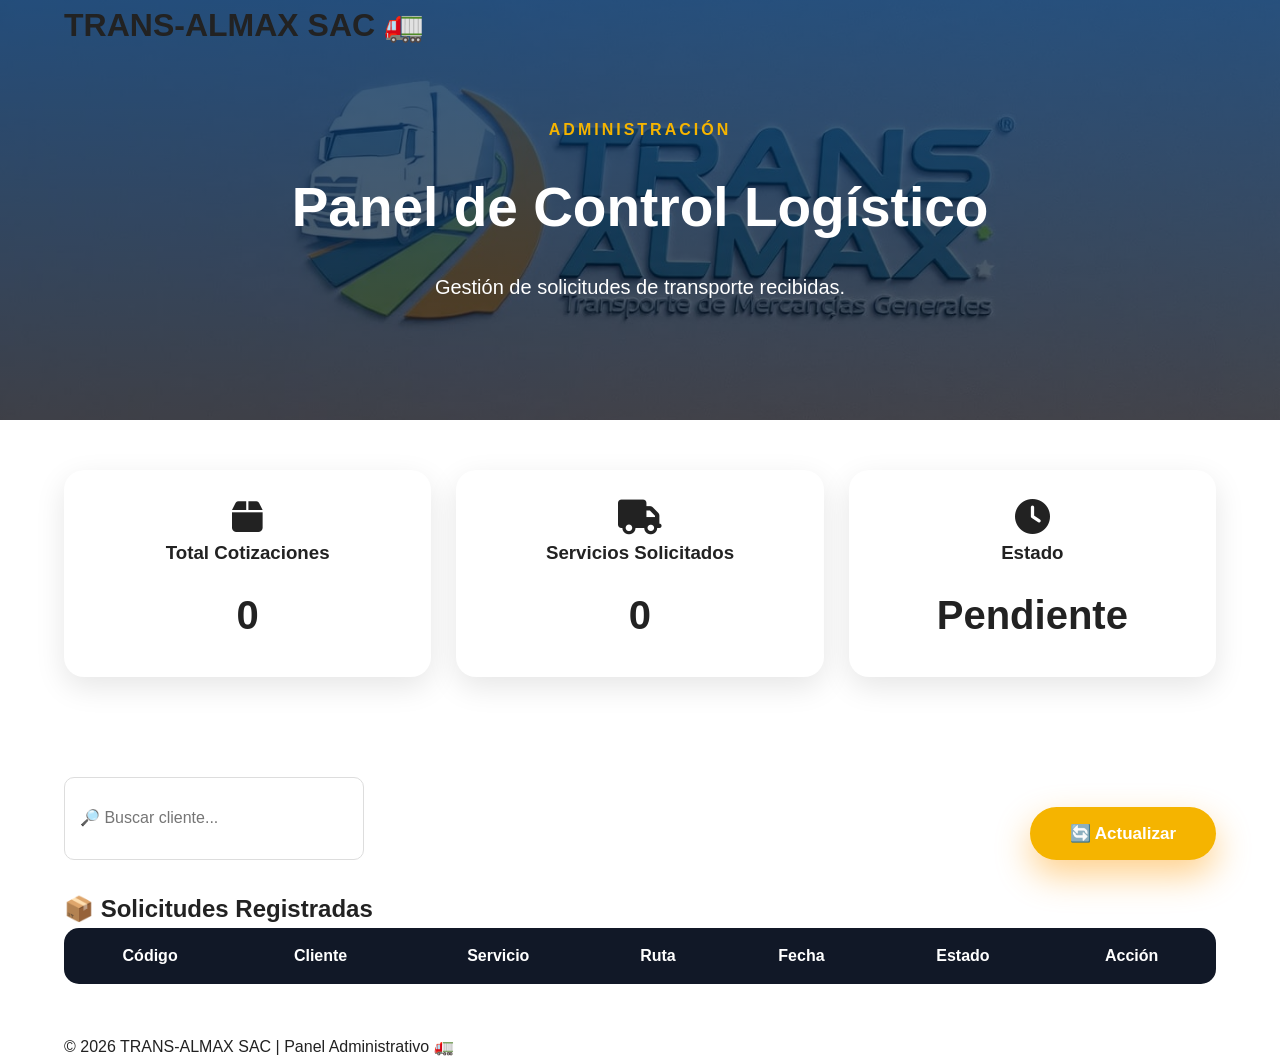
<file: admin.html>
<!DOCTYPE html>
<html lang="es">

<head>

<meta charset="UTF-8">

<meta name="viewport" content="width=device-width, initial-scale=1.0">


<title>
Panel Administrador | TRANS-ALMAX SAC
</title>


<link rel="stylesheet" href="assets/css/variables.css">

<link rel="stylesheet" href="assets/css/style.css">

<link rel="stylesheet" href="assets/css/responsive.css">

<link rel="stylesheet" href="assets/css/animations.css">


<link rel="stylesheet"
href="https://cdnjs.cloudflare.com/ajax/libs/font-awesome/6.7.2/css/all.min.css">


</head>



<body>



<header>


<div class="container">


<h1>
TRANS-ALMAX SAC 🚛
</h1>


</div>


</header>





<section class="page-banner">


<div class="container">


<span class="subtitle">
ADMINISTRACIÓN
</span>


<h2>
Panel de Control Logístico
</h2>


<p>
Gestión de solicitudes de transporte recibidas.
</p>


</div>


</section>









<section class="dashboard">


<div class="container">



<div class="dashboard-cards">



<div class="dashboard-card">

<i class="fa-solid fa-box"></i>

<h3>
Total Cotizaciones
</h3>


<span id="totalCotizaciones">
0
</span>


</div>






<div class="dashboard-card">

<i class="fa-solid fa-truck"></i>

<h3>
Servicios Solicitados
</h3>


<span id="totalServicios">
0
</span>


</div>






<div class="dashboard-card">

<i class="fa-solid fa-clock"></i>

<h3>
Estado
</h3>


<span>
Pendiente
</span>


</div>




</div>



</div>


</section>





<section class="admin-table">

<div class="container">


<div class="admin-tools">


<input 
type="text"
id="buscarCotizacion"
placeholder="🔎 Buscar cliente..."
>


<button 
id="btnActualizar"
class="btn-primary">

🔄 Actualizar

</button>


</div>





<h2>
📦 Solicitudes Registradas
</h2>





<div class="table-container">


<table>


<thead>


<tr>

<th>
Código
</th>


<th>
Cliente
</th>


<th>
Servicio
</th>


<th>
Ruta
</th>


<th>
Fecha
</th>


<th>
Estado
</th>


<th>
Acción
</th>


</tr>


</thead>




<tbody id="tablaCotizaciones">


</tbody>



</table>



</div>


</div>


</section>











<footer class="footer">


<div class="container">


<p>
© 2026 TRANS-ALMAX SAC | Panel Administrativo 🚛
</p>


</div>


</footer>







<script src="assets/js/admin.js"></script>


</body>


</html>
</file>
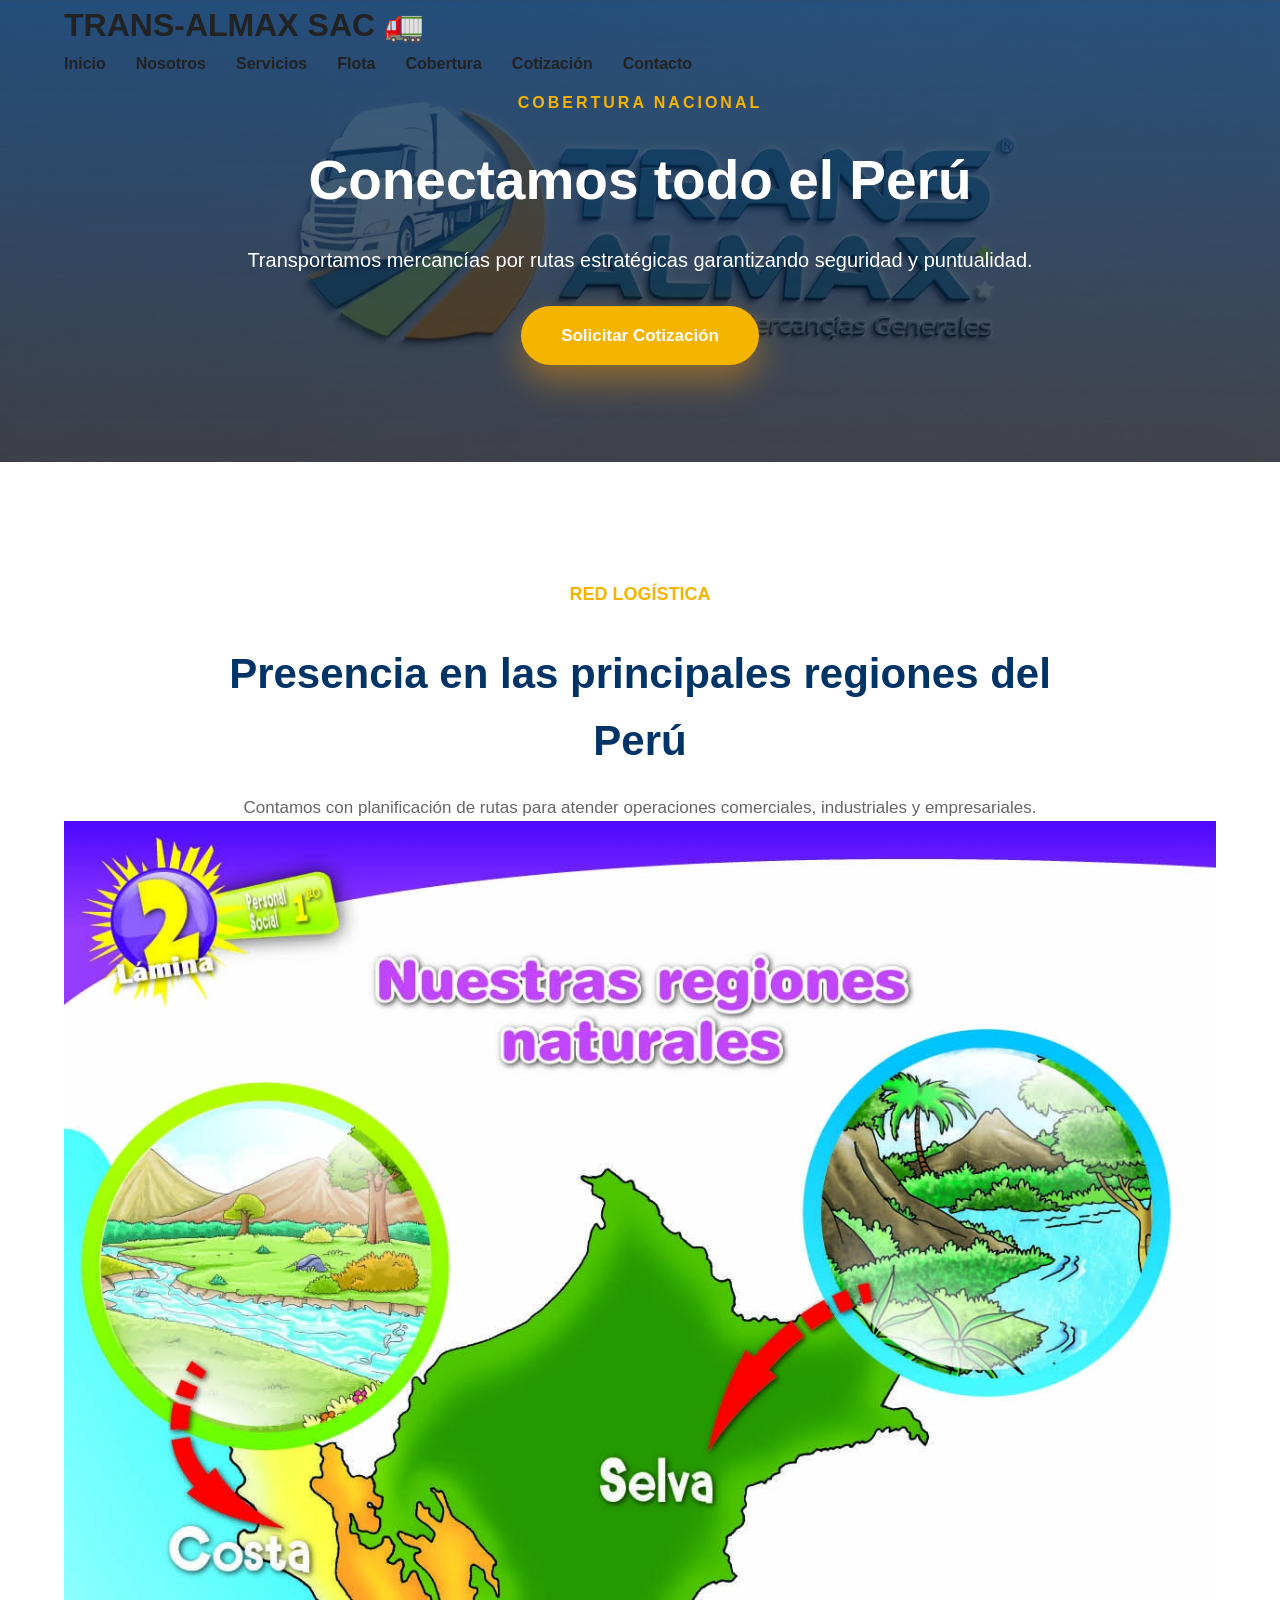
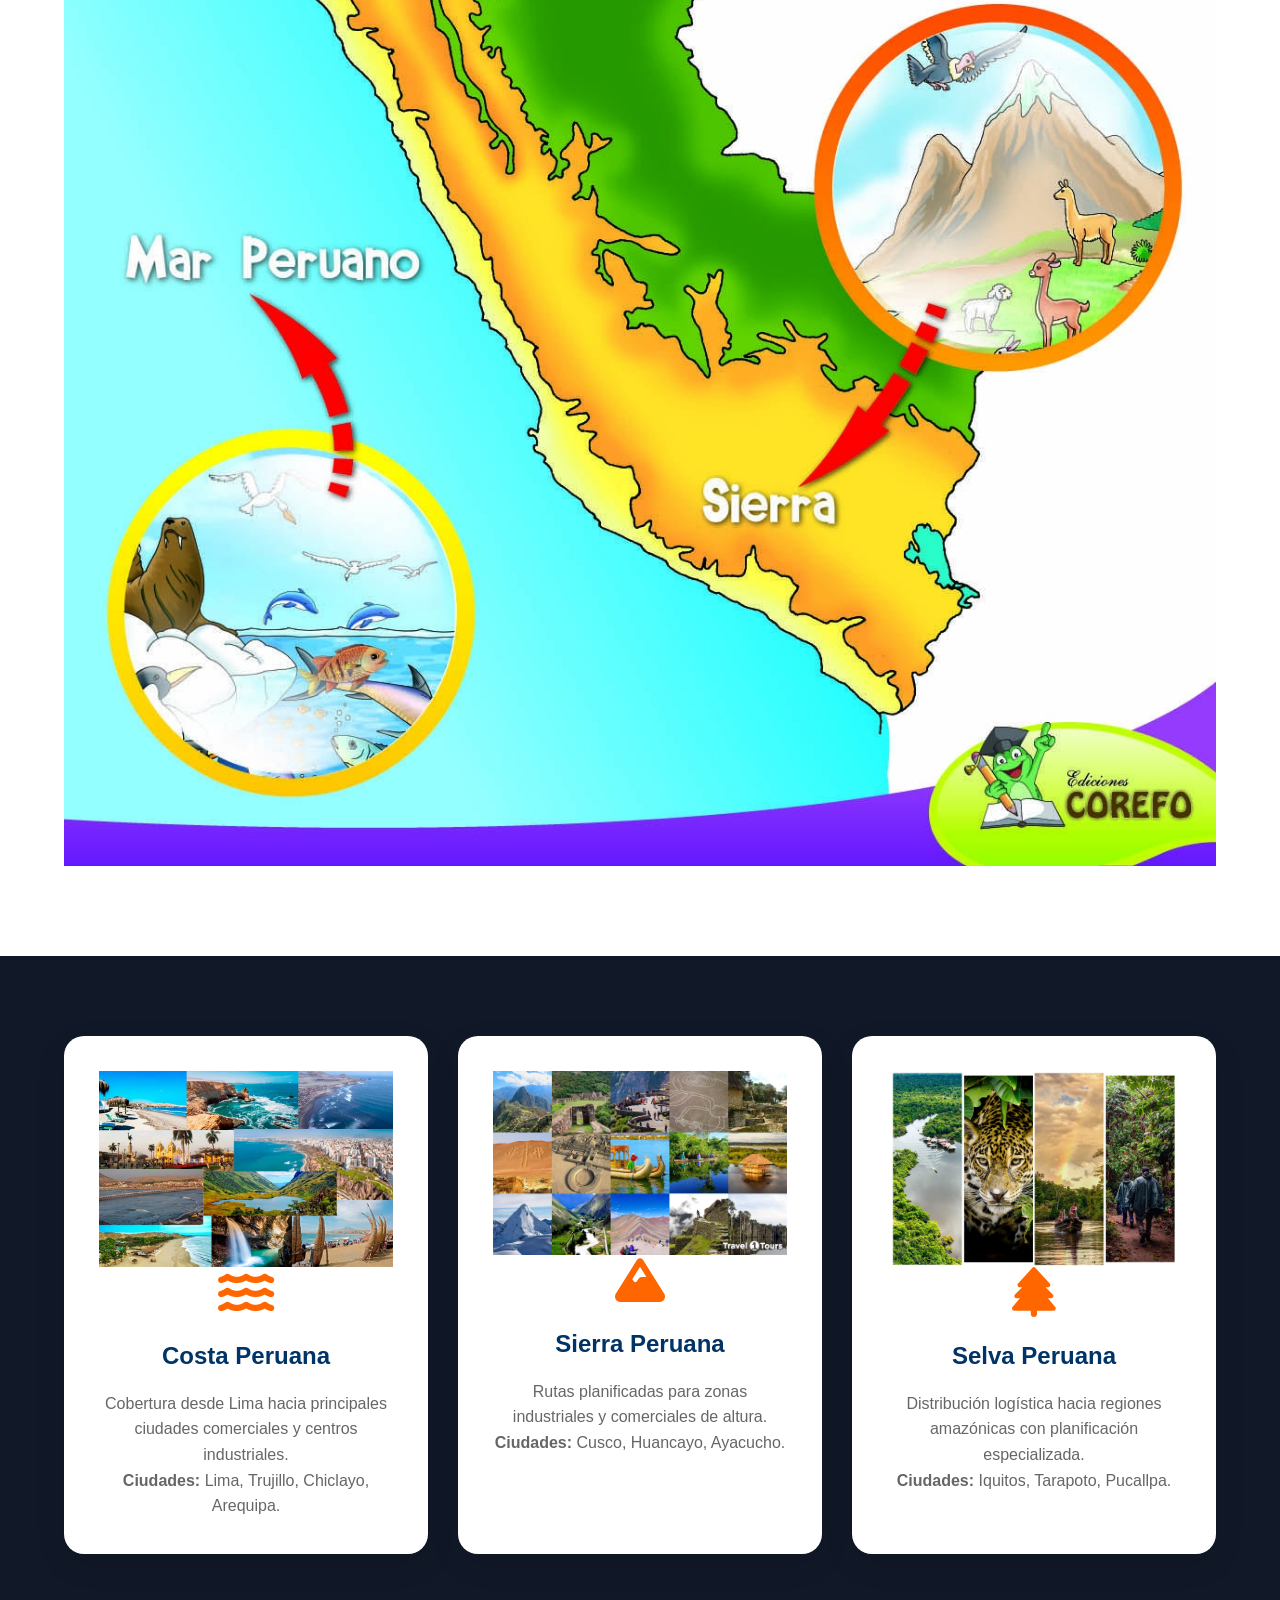
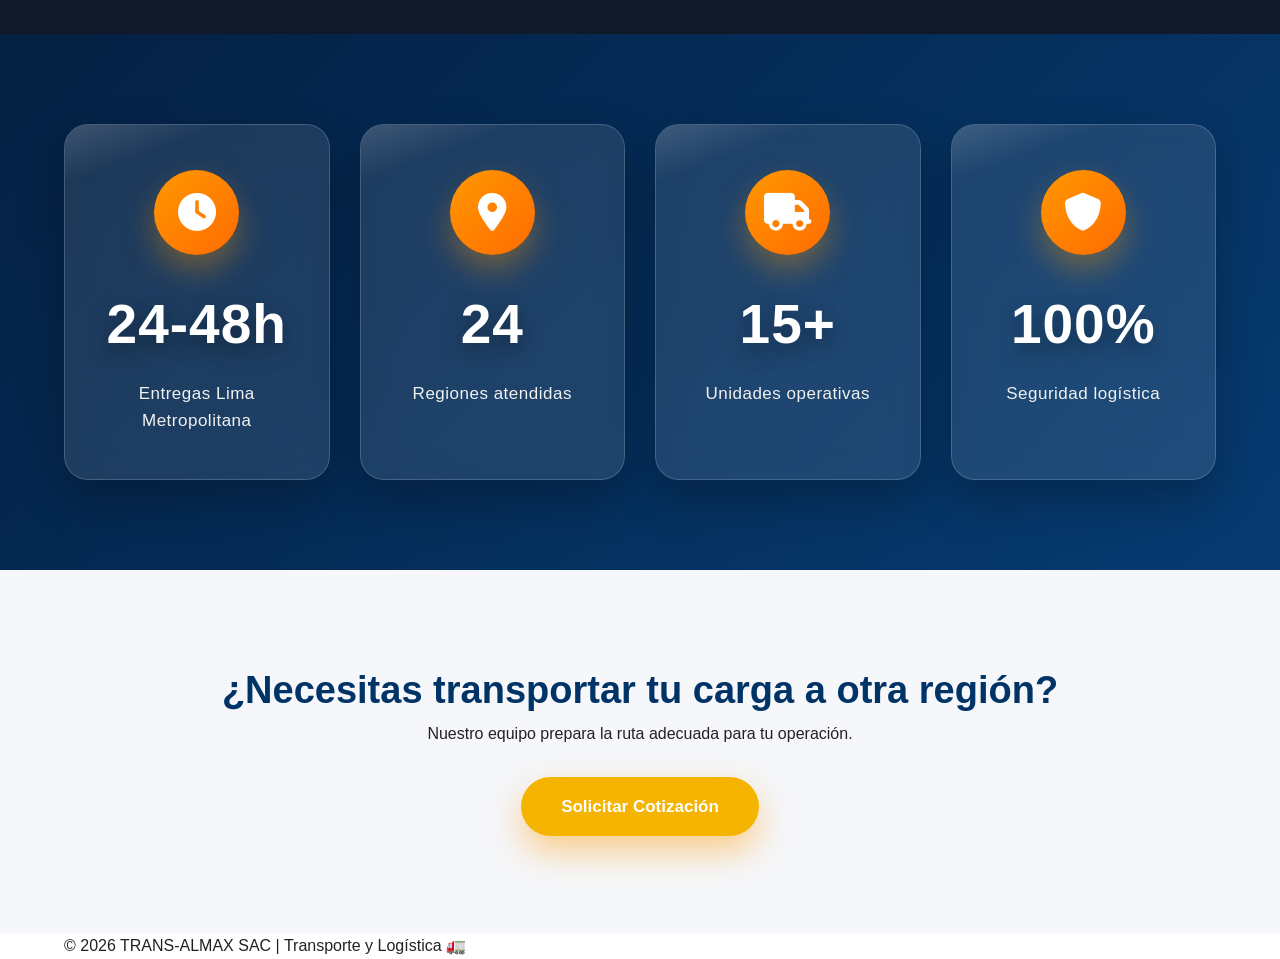
<file: pages/cobertura.html>
<!DOCTYPE html>
<html lang="es">

<head>

<meta charset="UTF-8">
<meta name="viewport" content="width=device-width, initial-scale=1.0">


<title>Cobertura | TRANS-ALMAX SAC</title>


<link rel="stylesheet" href="../assets/css/variables.css">
<link rel="stylesheet" href="../assets/css/style.css">
<link rel="stylesheet" href="../assets/css/responsive.css">
<link rel="stylesheet" href="../assets/css/animations.css">


<link rel="stylesheet"
href="https://cdnjs.cloudflare.com/ajax/libs/font-awesome/6.7.2/css/all.min.css">


</head>


<body>



<!-- HEADER -->

<header>

<div class="container">


<h1>
TRANS-ALMAX SAC 🚛
</h1>



<nav>

<ul class="nav-links">


<li>
<a href="../index.html">
Inicio
</a>
</li>


<li>
<a href="nosotros.html">
Nosotros
</a>
</li>


<li>
<a href="servicios.html">
Servicios
</a>
</li>


<li>
<a href="flota.html">
Flota
</a>
</li>


<li>
<a href="cobertura.html">
Cobertura
</a>
</li>


<li>
<a href="cotizacion.html">
Cotización
</a>
</li>


<li>
<a href="contacto.html">
Contacto
</a>
</li>


</ul>

</nav>


</div>

</header>






<!-- BANNER -->


<section class="page-banner">


<div class="container">


<span class="subtitle">
COBERTURA NACIONAL
</span>


<h2>
Conectamos todo el Perú
</h2>


<p>

Transportamos mercancías por rutas estratégicas
garantizando seguridad y puntualidad.

</p>


<a href="cotizacion.html" class="btn-primary">

Solicitar Cotización

</a>


</div>


</section>







<!-- MAPA PERU -->


<section class="coverage-page">


<div class="container">


<div class="section-title">


<span>
RED LOGÍSTICA
</span>


<h2>
Presencia en las principales regiones del Perú
</h2>


<p>

Contamos con planificación de rutas para atender
operaciones comerciales, industriales y empresariales.

</p>


</div>




<div class="coverage-map">


<img src="../assets/images/coverage/mapa-peru.jpg"
alt="Mapa de cobertura TRANS ALMAX SAC">


</div>



</div>


</section>








<!-- REGIONES -->


<section class="values-section">


<div class="container">



<div class="info-grid">





<div class="info-card">


<img src="../assets/images/coverage/costa.jpg"
alt="Costa Peruana">


<i class="fa-solid fa-water"></i>


<h3>
Costa Peruana
</h3>


<p>

Cobertura desde Lima hacia principales ciudades
comerciales y centros industriales.

</p>


<p>

<strong>
Ciudades:
</strong>

Lima, Trujillo, Chiclayo, Arequipa.

</p>


</div>









<div class="info-card">


<img src="../assets/images/coverage/sierra.jpg"
alt="Sierra Peruana">


<i class="fa-solid fa-mountain"></i>


<h3>
Sierra Peruana
</h3>


<p>

Rutas planificadas para zonas industriales
y comerciales de altura.

</p>


<p>

<strong>
Ciudades:
</strong>

Cusco, Huancayo, Ayacucho.

</p>


</div>









<div class="info-card">


<img src="../assets/images/coverage/selva.jpg"
alt="Selva Peruana">


<i class="fa-solid fa-tree"></i>


<h3>
Selva Peruana
</h3>


<p>

Distribución logística hacia regiones amazónicas
con planificación especializada.

</p>


<p>

<strong>
Ciudades:
</strong>

Iquitos, Tarapoto, Pucallpa.

</p>


</div>




</div>


</div>


</section>








<!-- TIEMPOS -->


<section class="statistics">


<div class="container">


<div class="statistics-grid">


<div class="stat-box">

<i class="fa-solid fa-clock"></i>

<h2>
24-48h
</h2>

<p>
Entregas Lima Metropolitana
</p>

</div>




<div class="stat-box">

<i class="fa-solid fa-location-dot"></i>

<h2>
24
</h2>

<p>
Regiones atendidas
</p>

</div>




<div class="stat-box">

<i class="fa-solid fa-truck"></i>

<h2>
15+
</h2>

<p>
Unidades operativas
</p>

</div>




<div class="stat-box">

<i class="fa-solid fa-shield"></i>

<h2>
100%
</h2>

<p>
Seguridad logística
</p>

</div>



</div>


</div>


</section>








<!-- CTA -->


<section class="cta-section">


<div class="container">


<h2>
¿Necesitas transportar tu carga a otra región?
</h2>


<p>

Nuestro equipo prepara la ruta adecuada para tu operación.

</p>



<a href="cotizacion.html" class="btn-primary">

Solicitar Cotización

</a>


</div>


</section>









<footer class="footer">


<div class="container">


<p>

© 2026 TRANS-ALMAX SAC | Transporte y Logística 🚛

</p>


</div>


</footer>






<script src="../assets/js/menu.js"></script>

<script src="../assets/js/app.js"></script>


</body>


</html>
</file>
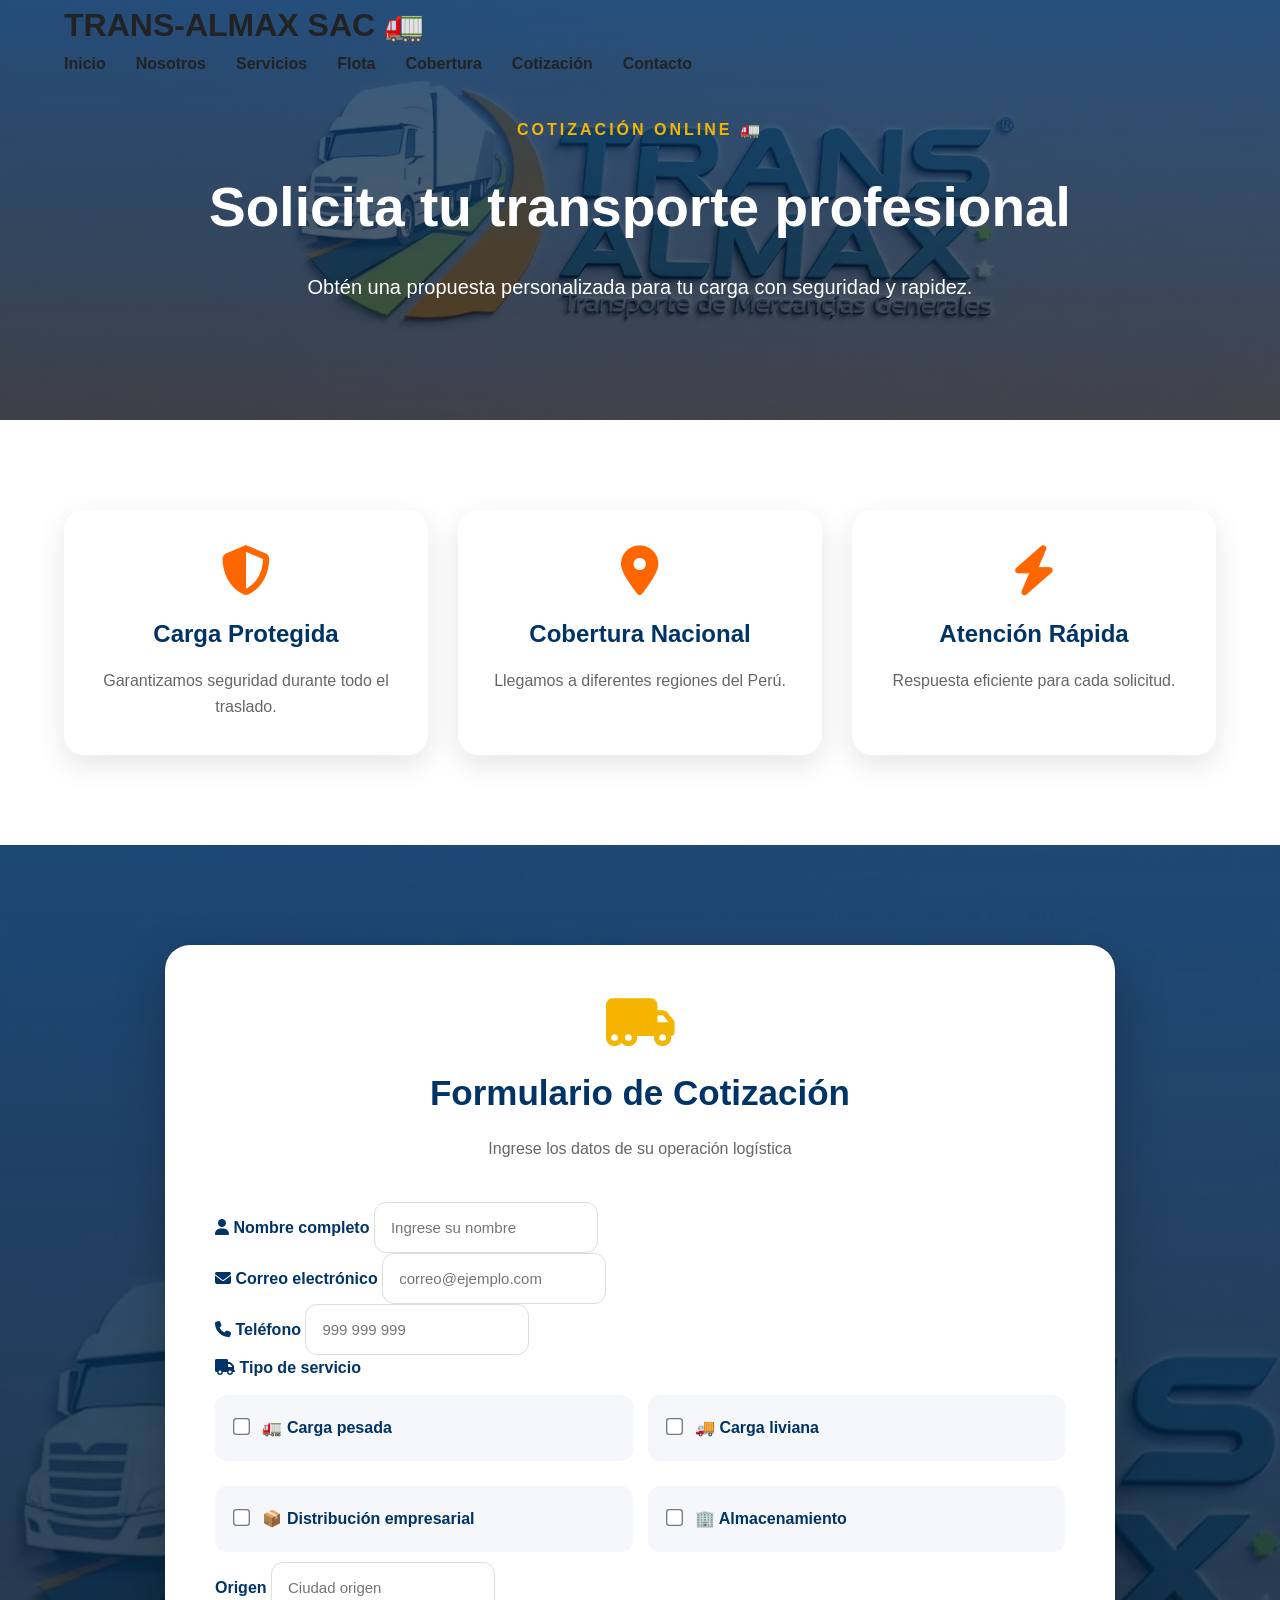
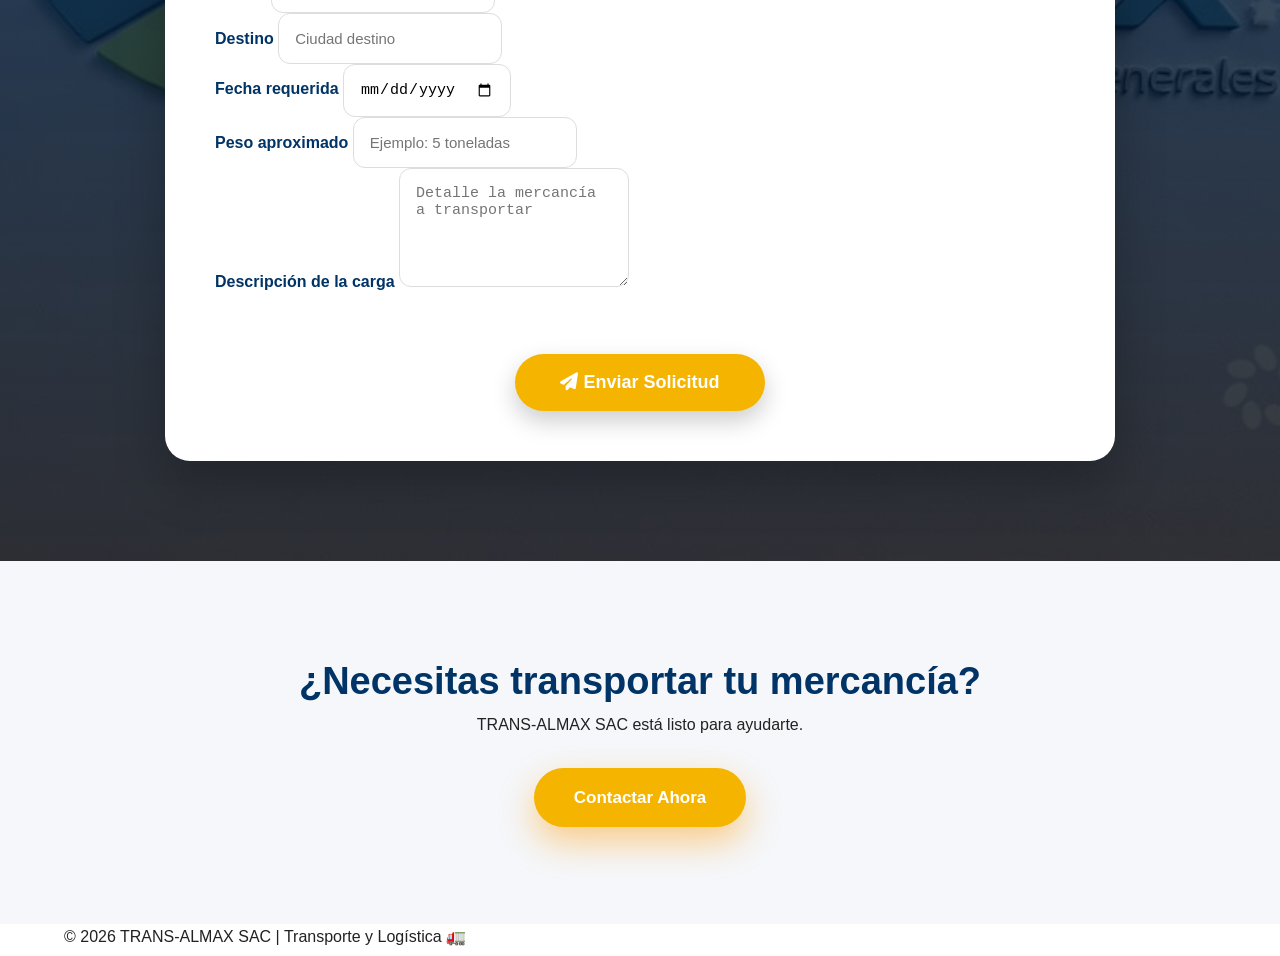
<file: pages/cotizacion.html>
<!DOCTYPE html>
<html lang="es">

<head>

<meta charset="UTF-8">
<meta name="viewport" content="width=device-width, initial-scale=1.0">

<title>Cotización | TRANS-ALMAX SAC</title>


<link rel="stylesheet" href="../assets/css/variables.css">
<link rel="stylesheet" href="../assets/css/style.css">
<link rel="stylesheet" href="../assets/css/responsive.css">
<link rel="stylesheet" href="../assets/css/animations.css">


<link rel="stylesheet"
href="https://cdnjs.cloudflare.com/ajax/libs/font-awesome/6.7.2/css/all.min.css">


</head>


<body>


<header>

<div class="container">


<h1>
TRANS-ALMAX SAC 🚛
</h1>


<nav>

<ul class="nav-links">

<li><a href="../index.html">Inicio</a></li>

<li><a href="nosotros.html">Nosotros</a></li>

<li><a href="servicios.html">Servicios</a></li>

<li><a href="flota.html">Flota</a></li>

<li><a href="cobertura.html">Cobertura</a></li>

<li><a href="cotizacion.html">Cotización</a></li>

<li><a href="contacto.html">Contacto</a></li>

</ul>

</nav>


</div>

</header>




<section class="page-banner quote-banner">

<div class="container">


<span class="subtitle">
COTIZACIÓN ONLINE 🚛
</span>


<h2>
Solicita tu transporte profesional
</h2>


<p>
Obtén una propuesta personalizada para tu carga
con seguridad y rapidez.
</p>


</div>

</section>







<section class="quote-benefits">


<div class="container">


<div class="info-grid">


<div class="info-card">

<i class="fa-solid fa-shield-halved"></i>

<h3>
Carga Protegida
</h3>

<p>
Garantizamos seguridad durante todo el traslado.
</p>

</div>



<div class="info-card">

<i class="fa-solid fa-location-dot"></i>

<h3>
Cobertura Nacional
</h3>

<p>
Llegamos a diferentes regiones del Perú.
</p>

</div>



<div class="info-card">

<i class="fa-solid fa-bolt"></i>

<h3>
Atención Rápida
</h3>

<p>
Respuesta eficiente para cada solicitud.
</p>

</div>


</div>


</div>


</section>








<section class="premium-form-section">


<div class="container">



<div class="premium-form-card">



<div class="form-header">


<i class="fa-solid fa-truck-moving"></i>


<h2>
Formulario de Cotización
</h2>


<p>
Ingrese los datos de su operación logística
</p>


</div>





<form id="quotationForm">



<div class="form-grid">



<div class="form-group">

<label>
<i class="fa-solid fa-user"></i>
Nombre completo
</label>

<input 
type="text"
id="nombre"
placeholder="Ingrese su nombre"
required>

</div>





<div class="form-group">

<label>
<i class="fa-solid fa-envelope"></i>
Correo electrónico
</label>


<input
type="email"
id="correo"
placeholder="correo@ejemplo.com"
required>


</div>






<div class="form-group">

<label>
<i class="fa-solid fa-phone"></i>
Teléfono
</label>


<input
type="tel"
id="telefono"
placeholder="999 999 999">


</div>







<div class="form-group">

<label>
<i class="fa-solid fa-truck"></i>
Tipo de servicio
</label>





<div class="service-options">


<label>
<input 
type="checkbox"
name="servicio"
value="Carga pesada">

🚛 Carga pesada

</label>



<label>
<input 
type="checkbox"
name="servicio"
value="Carga liviana">

🚚 Carga liviana

</label>




<label>
<input 
type="checkbox"
name="servicio"
value="Distribución empresarial">

📦 Distribución empresarial

</label>




<label>
<input 
type="checkbox"
name="servicio"
value="Almacenamiento">

🏢 Almacenamiento

</label>


</div>







</div>


<div class="form-group">

<label>
Origen
</label>


<input
type="text"
id="origen"
placeholder="Ciudad origen"
required>


</div>







<div class="form-group">

<label>
Destino
</label>


<input
type="text"
id="destino"
placeholder="Ciudad destino"
required>


</div>







<div class="form-group">

<label>
Fecha requerida
</label>


<input
type="date"
id="fecha">


</div>







<div class="form-group">

<label>
Peso aproximado
</label>


<input
type="text"
id="peso"
placeholder="Ejemplo: 5 toneladas">


</div>


</div>







<div class="form-group">


<label>
Descripción de la carga
</label>


<textarea
id="mensaje"
rows="5"
placeholder="Detalle la mercancía a transportar">
</textarea>


</div>








<div class="form-button">


<button
type="submit"
class="btn-primary">


<i class="fa-solid fa-paper-plane"></i>

Enviar Solicitud


</button>


</div>





</form>



</div>


</div>


</section>









<section class="cta-section">


<div class="container">


<h2>
¿Necesitas transportar tu mercancía?
</h2>


<p>
TRANS-ALMAX SAC está listo para ayudarte.
</p>


<a href="contacto.html" class="btn-primary">
Contactar Ahora
</a>


</div>


</section>








<footer class="footer">


<div class="container">


<p>

© 2026 TRANS-ALMAX SAC | Transporte y Logística 🚛

</p>


</div>


</footer>





<script src="../assets/js/menu.js"></script>

<script src="../assets/js/app.js"></script>

<script src="../assets/js/cotizador.js"></script>


</body>

</html>
</file>
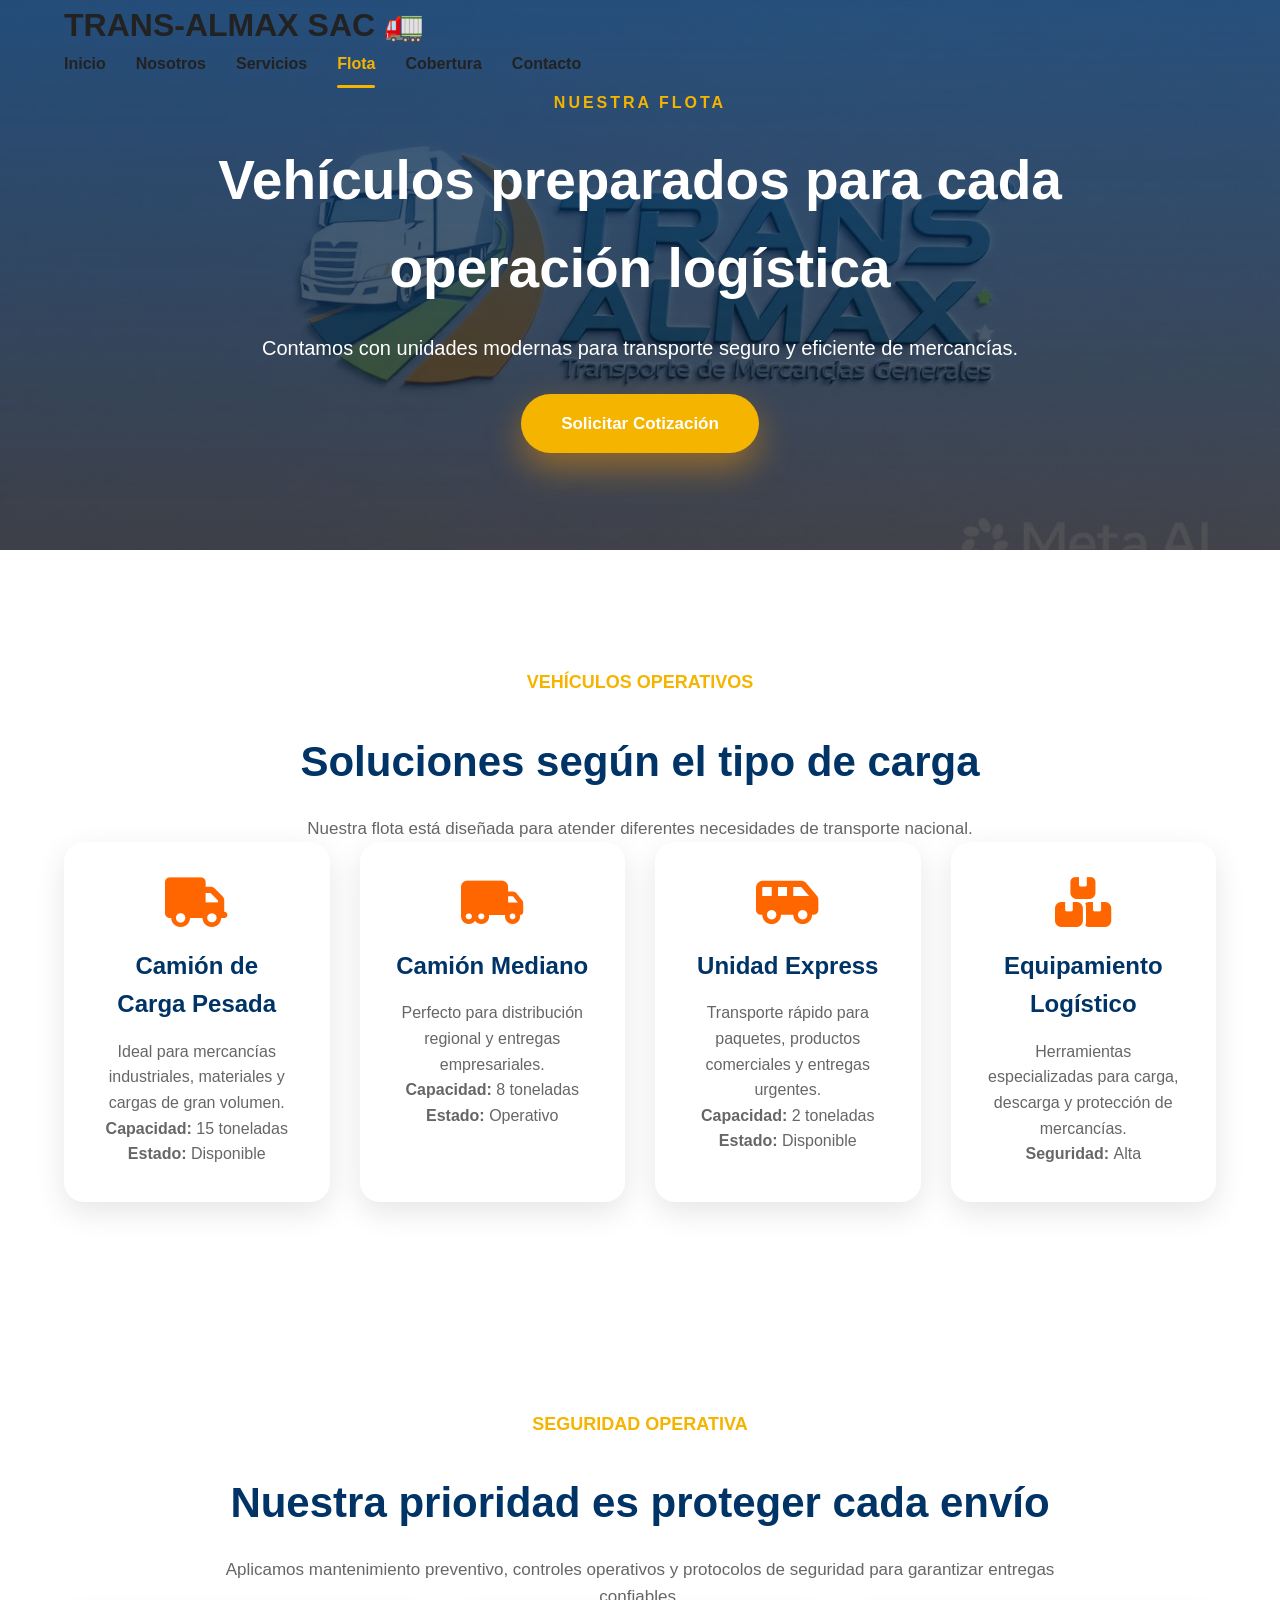
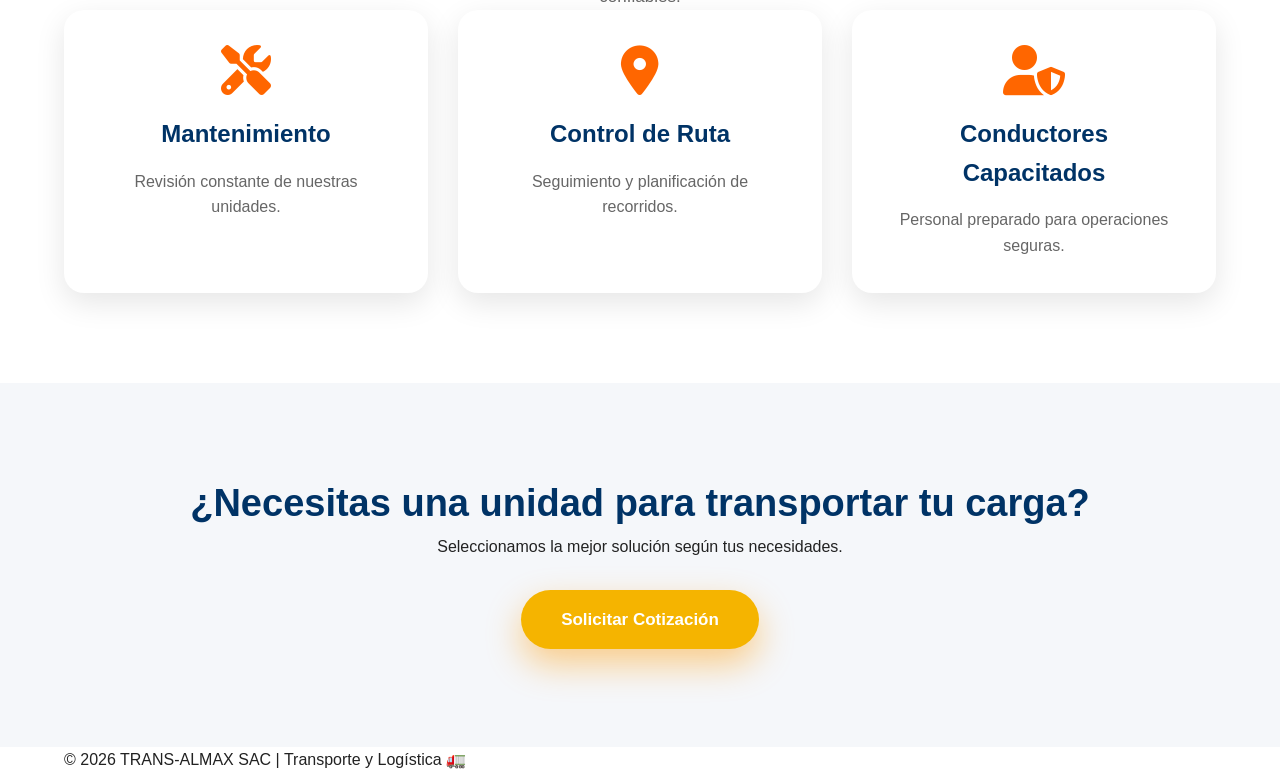
<file: pages/flota.html>
<!DOCTYPE html>
<html lang="es">

<head>

<meta charset="UTF-8">
<meta name="viewport" content="width=device-width, initial-scale=1.0">

<title>Flota | TRANS-ALMAX SAC</title>


<!-- CSS -->

<link rel="stylesheet" href="../assets/css/variables.css">
<link rel="stylesheet" href="../assets/css/style.css">
<link rel="stylesheet" href="../assets/css/responsive.css">
<link rel="stylesheet" href="../assets/css/animations.css">


<!-- ICONOS -->

<link rel="stylesheet"
href="https://cdnjs.cloudflare.com/ajax/libs/font-awesome/6.7.2/css/all.min.css">


</head>


<body>



<!-- ================= HEADER ================= -->


<header>

<div class="container">


<h1 class="logo">
TRANS-ALMAX SAC 🚛
</h1>


<nav>

<ul class="nav-links">


<li>
<a href="../index.html">
Inicio
</a>
</li>


<li>
<a href="nosotros.html">
Nosotros
</a>
</li>


<li>
<a href="servicios.html">
Servicios
</a>
</li>


<li>
<a href="flota.html" class="active">
Flota
</a>
</li>


<li>
<a href="cobertura.html">
Cobertura
</a>
</li>


<li>
<a href="contacto.html">
Contacto
</a>
</li>


</ul>

</nav>


</div>

</header>





<!-- ================= BANNER ================= -->


<section class="page-banner">


<div class="container">


<span class="subtitle">
NUESTRA FLOTA
</span>


<h2>
Vehículos preparados para cada operación logística
</h2>


<p>
Contamos con unidades modernas para transporte
seguro y eficiente de mercancías.
</p>


<a href="cotizacion.html" class="btn-primary">

Solicitar Cotización

</a>


</div>


</section>







<!-- ================= FLOTA ================= -->


<section class="fleet-page">


<div class="container">



<div class="section-title">


<span>
VEHÍCULOS OPERATIVOS
</span>


<h2>
Soluciones según el tipo de carga
</h2>


<p>
Nuestra flota está diseñada para atender
diferentes necesidades de transporte nacional.
</p>


</div>






<div class="info-grid">





<div class="info-card">


<i class="fa-solid fa-truck"></i>


<h3>
Camión de Carga Pesada
</h3>


<p>

Ideal para mercancías industriales,
materiales y cargas de gran volumen.

</p>


<p>

<strong>
Capacidad:
</strong>
15 toneladas

</p>


<p>

<strong>
Estado:
</strong>
Disponible

</p>


</div>








<div class="info-card">


<i class="fa-solid fa-truck-moving"></i>


<h3>
Camión Mediano
</h3>


<p>

Perfecto para distribución regional
y entregas empresariales.

</p>


<p>

<strong>
Capacidad:
</strong>
8 toneladas

</p>


<p>

<strong>
Estado:
</strong>
Operativo

</p>


</div>









<div class="info-card">


<i class="fa-solid fa-van-shuttle"></i>


<h3>
Unidad Express
</h3>


<p>

Transporte rápido para paquetes,
productos comerciales y entregas urgentes.

</p>


<p>

<strong>
Capacidad:
</strong>
2 toneladas

</p>


<p>

<strong>
Estado:
</strong>
Disponible

</p>


</div>









<div class="info-card">


<i class="fa-solid fa-boxes-stacked"></i>


<h3>
Equipamiento Logístico
</h3>


<p>

Herramientas especializadas para carga,
descarga y protección de mercancías.

</p>


<p>

<strong>
Seguridad:
</strong>
Alta

</p>


</div>





</div>


</div>


</section>








<!-- ================= SEGURIDAD ================= -->


<section class="security-section">


<div class="container">


<div class="section-title">


<span>
SEGURIDAD OPERATIVA
</span>


<h2>
Nuestra prioridad es proteger cada envío
</h2>


<p>

Aplicamos mantenimiento preventivo,
controles operativos y protocolos de seguridad
para garantizar entregas confiables.

</p>


</div>




<div class="info-grid">



<div class="info-card">

<i class="fa-solid fa-screwdriver-wrench"></i>

<h3>
Mantenimiento
</h3>

<p>
Revisión constante de nuestras unidades.
</p>

</div>



<div class="info-card">

<i class="fa-solid fa-location-dot"></i>

<h3>
Control de Ruta
</h3>

<p>
Seguimiento y planificación de recorridos.
</p>

</div>



<div class="info-card">

<i class="fa-solid fa-user-shield"></i>

<h3>
Conductores Capacitados
</h3>

<p>
Personal preparado para operaciones seguras.
</p>

</div>



</div>


</div>


</section>









<!-- ================= CTA ================= -->


<section class="cta-section">


<div class="container">


<h2>
¿Necesitas una unidad para transportar tu carga?
</h2>


<p>
Seleccionamos la mejor solución según tus necesidades.
</p>



<a href="cotizacion.html" class="btn-primary">

Solicitar Cotización

</a>


</div>


</section>









<!-- ================= FOOTER ================= -->


<footer class="footer">


<div class="container">


<p>

© 2026 TRANS-ALMAX SAC | Transporte y Logística 🚛

</p>


</div>


</footer>






<script src="../assets/js/menu.js"></script>

<script src="../assets/js/app.js"></script>


</body>

</html>
</file>
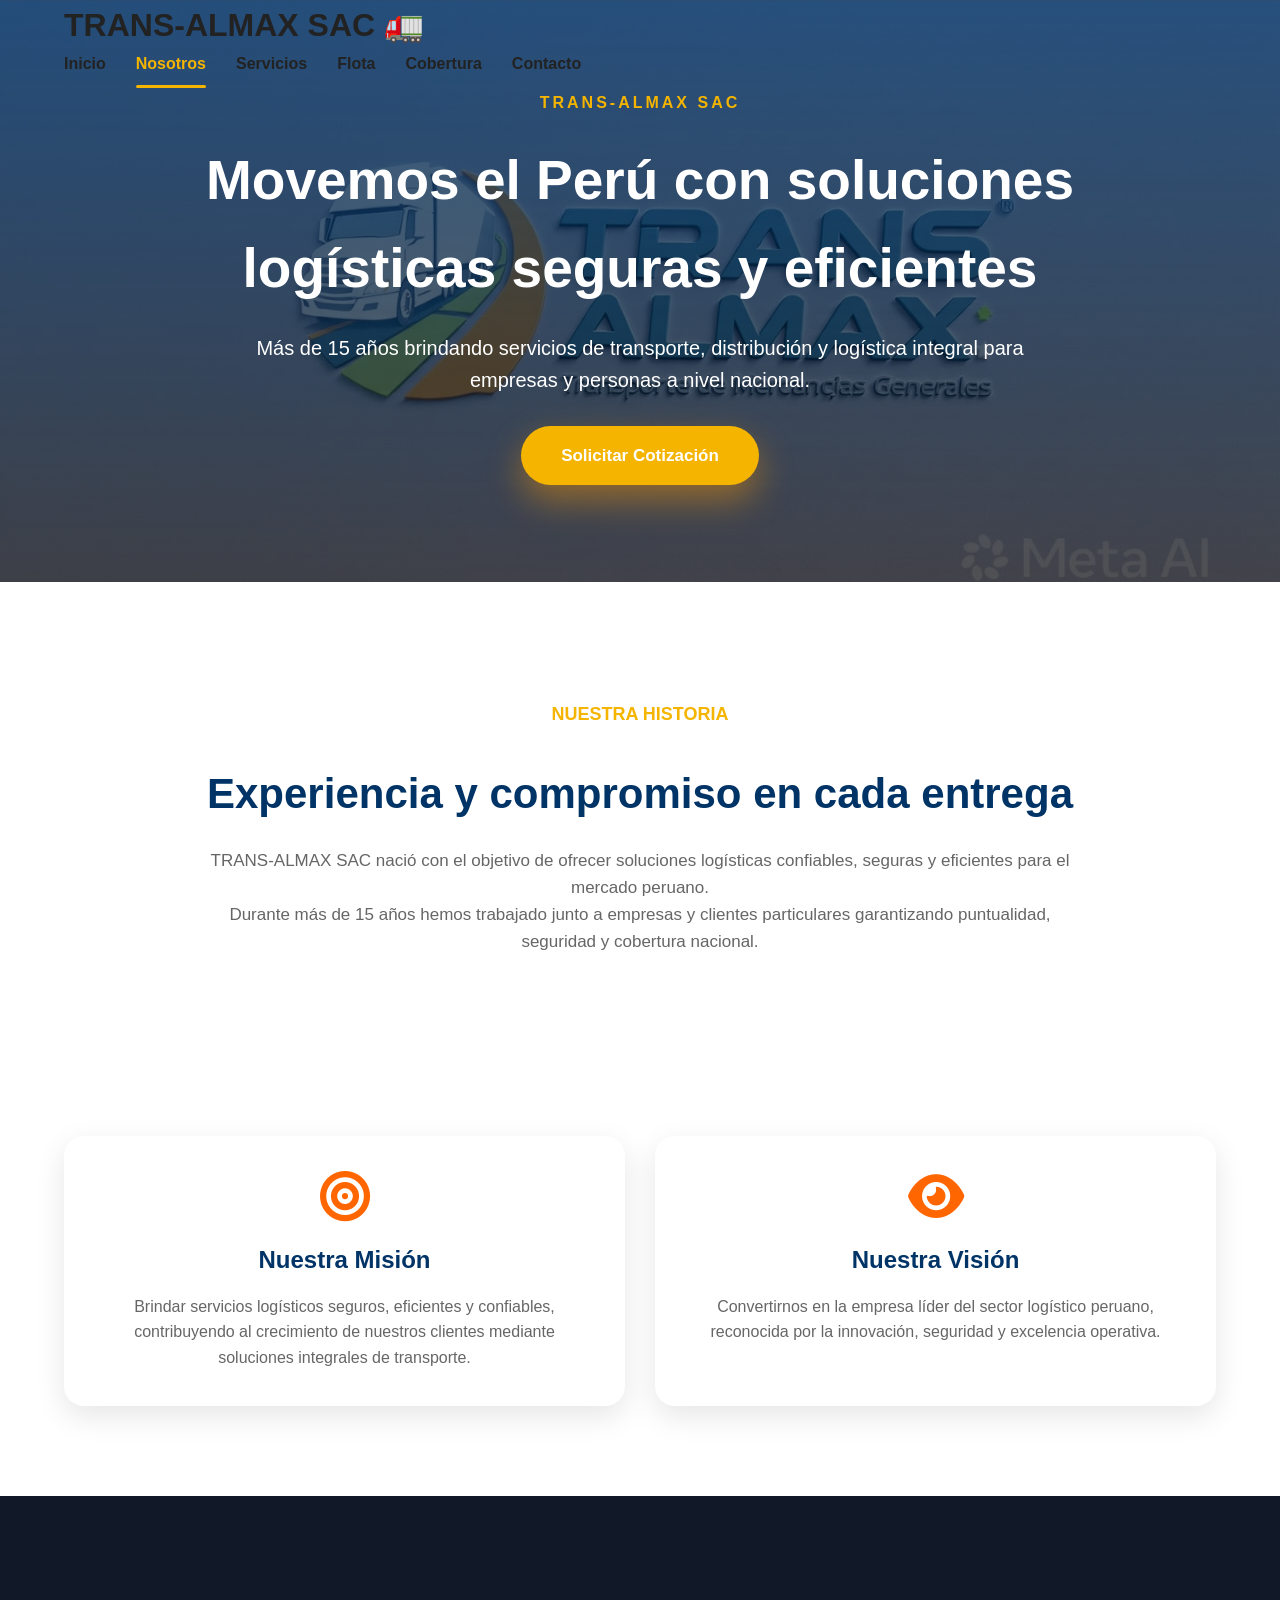
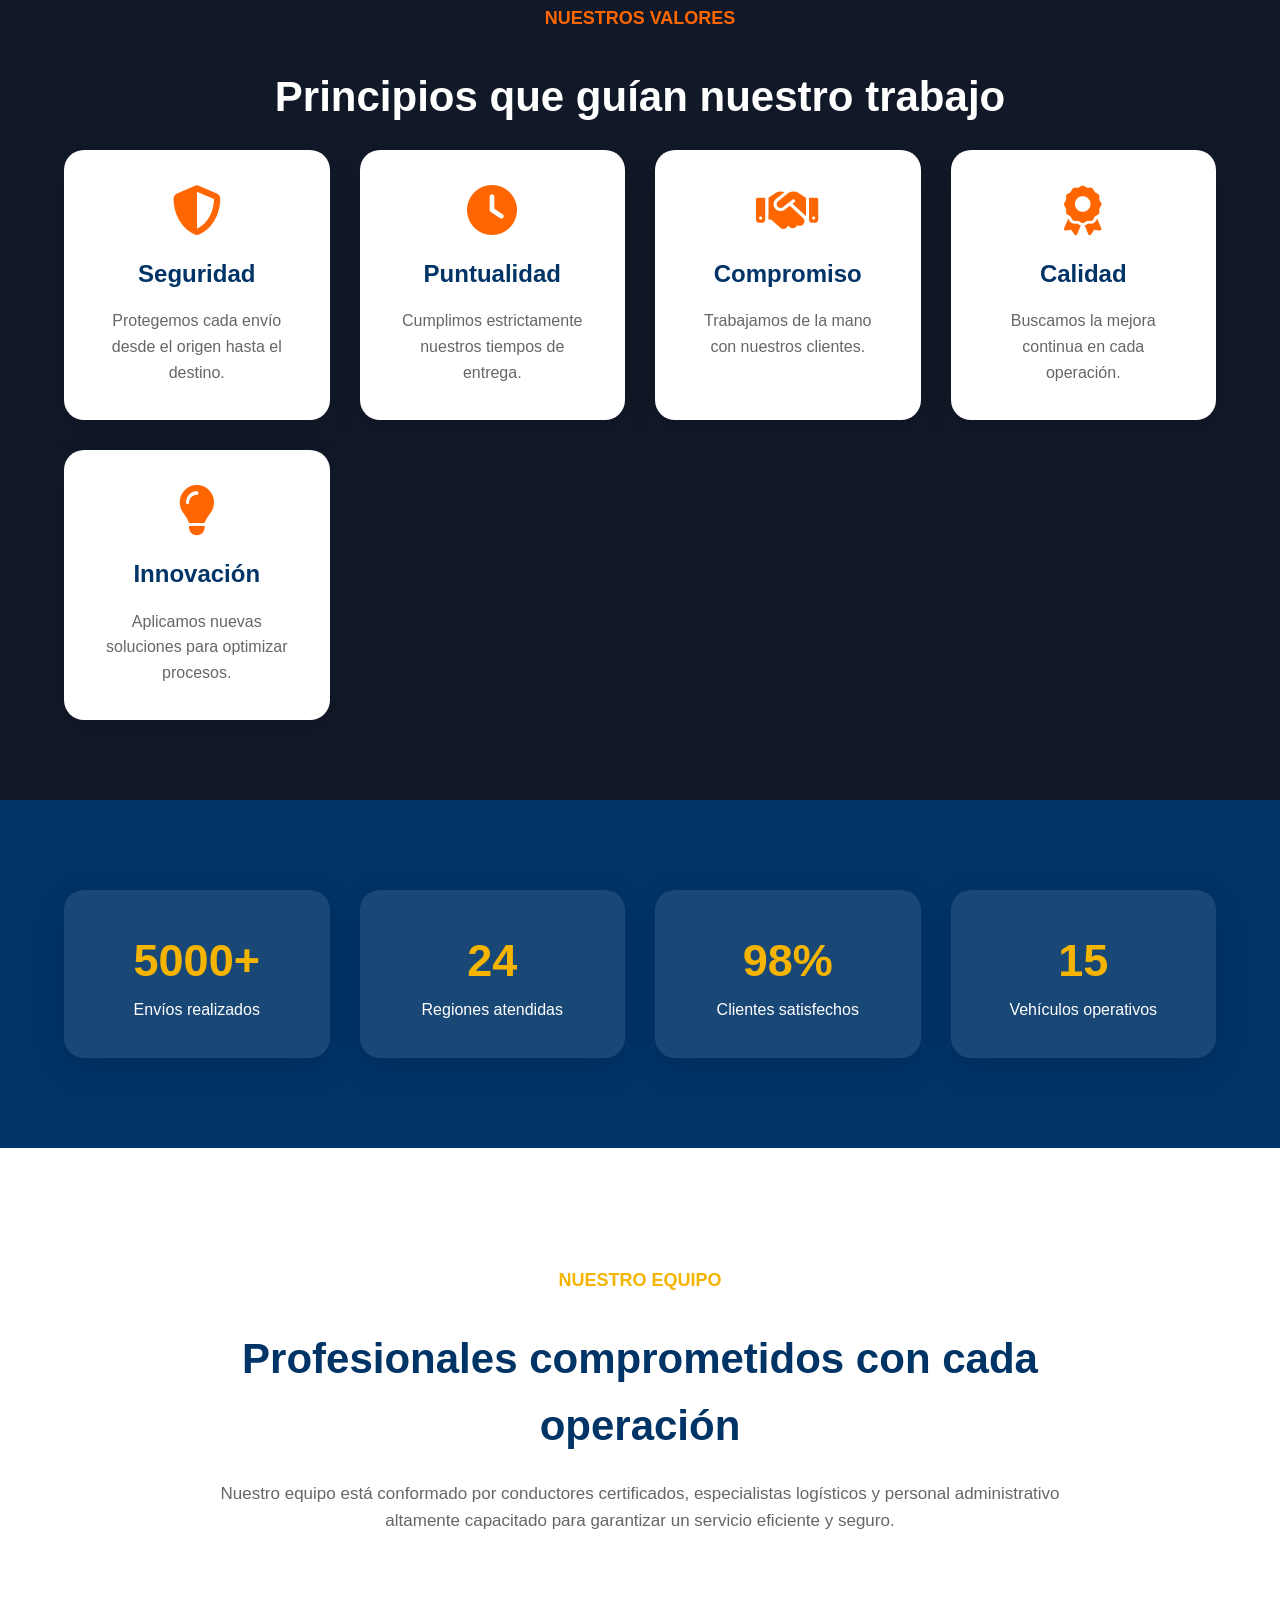
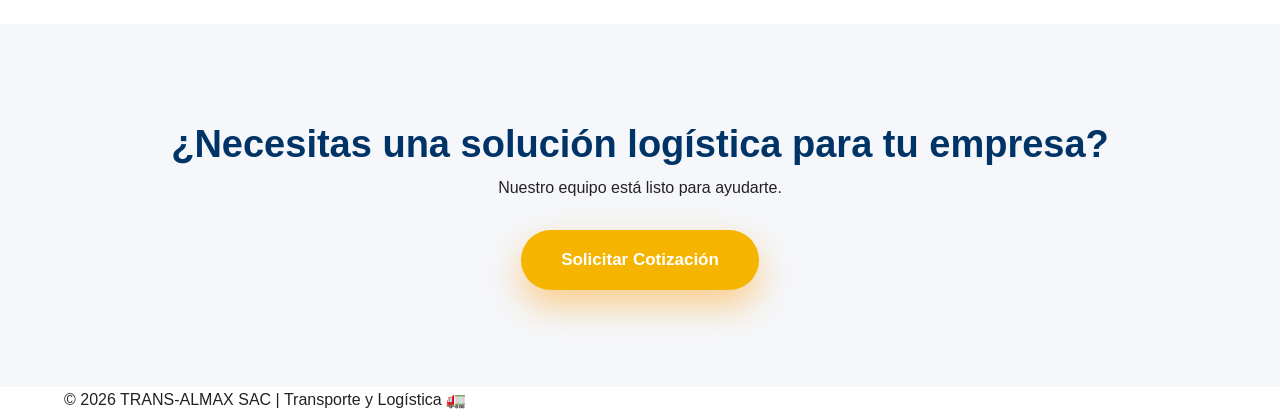
<file: pages/nosotros.html>
<!DOCTYPE html>
<html lang="es">

<head>

    <meta charset="UTF-8">
    <meta name="viewport" content="width=device-width, initial-scale=1.0">

    <title>Nosotros | TRANS-ALMAX SAC</title>

    <!-- CSS -->
    <link rel="stylesheet" href="../assets/css/variables.css">
    <link rel="stylesheet" href="../assets/css/style.css">
    <link rel="stylesheet" href="../assets/css/responsive.css">
    <link rel="stylesheet" href="../assets/css/animations.css">

    <!-- Font Awesome -->
    <link rel="stylesheet"
          href="https://cdnjs.cloudflare.com/ajax/libs/font-awesome/6.7.2/css/all.min.css">

</head>

<body>

<!-- ================= HEADER ================= -->

<header>

    <div class="container">

        <h1 class="logo">
            TRANS-ALMAX SAC 🚛
        </h1>

        <nav>

            <ul class="nav-links">

                <li><a href="../index.html">Inicio</a></li>

                <li><a href="nosotros.html" class="active">Nosotros</a></li>

                <li><a href="servicios.html">Servicios</a></li>

                <li><a href="flota.html">Flota</a></li>

                <li><a href="cobertura.html">Cobertura</a></li>

                <li><a href="contacto.html">Contacto</a></li>

            </ul>

        </nav>

    </div>

</header>

<!-- ================= HERO ================= -->

<section class="page-banner about-banner">

    <div class="container">

        <span class="subtitle">
            TRANS-ALMAX SAC
        </span>

        <h2>
            Movemos el Perú con soluciones logísticas seguras y eficientes
        </h2>

        <p>
            Más de 15 años brindando servicios de transporte,
            distribución y logística integral para empresas y
            personas a nivel nacional.
        </p>

        <a href="cotizacion.html" class="btn-primary">
            Solicitar Cotización
        </a>

    </div>

</section>

<!-- ================= HISTORIA ================= -->

<section class="page-content">

    <div class="container">

        <div class="section-title">

            <span>NUESTRA HISTORIA</span>

            <h2>
                Experiencia y compromiso en cada entrega
            </h2>

            <p>
                TRANS-ALMAX SAC nació con el objetivo de ofrecer
                soluciones logísticas confiables, seguras y eficientes
                para el mercado peruano.
            </p>

            <p>
                Durante más de 15 años hemos trabajado junto a empresas
                y clientes particulares garantizando puntualidad,
                seguridad y cobertura nacional.
            </p>

        </div>

    </div>

</section>

<!-- ================= MISION Y VISION ================= -->

<section class="mission-section">

    <div class="container">

        <div class="info-grid">

            <div class="info-card">

                <i class="fa-solid fa-bullseye"></i>

                <h3>Nuestra Misión</h3>

                <p>
                    Brindar servicios logísticos seguros, eficientes y
                    confiables, contribuyendo al crecimiento de nuestros
                    clientes mediante soluciones integrales de transporte.
                </p>

            </div>

            <div class="info-card">

                <i class="fa-solid fa-eye"></i>

                <h3>Nuestra Visión</h3>

                <p>
                    Convertirnos en la empresa líder del sector logístico
                    peruano, reconocida por la innovación, seguridad y
                    excelencia operativa.
                </p>

            </div>

        </div>

    </div>

</section>

<!-- ================= VALORES ================= -->

<section class="values-section">

    <div class="container">

        <div class="section-title">

            <span>NUESTROS VALORES</span>

            <h2>
                Principios que guían nuestro trabajo
            </h2>

        </div>

        <div class="info-grid">

            <div class="info-card">
                <i class="fa-solid fa-shield-halved"></i>
                <h3>Seguridad</h3>
                <p>Protegemos cada envío desde el origen hasta el destino.</p>
            </div>

            <div class="info-card">
                <i class="fa-solid fa-clock"></i>
                <h3>Puntualidad</h3>
                <p>Cumplimos estrictamente nuestros tiempos de entrega.</p>
            </div>

            <div class="info-card">
                <i class="fa-solid fa-handshake"></i>
                <h3>Compromiso</h3>
                <p>Trabajamos de la mano con nuestros clientes.</p>
            </div>

            <div class="info-card">
                <i class="fa-solid fa-award"></i>
                <h3>Calidad</h3>
                <p>Buscamos la mejora continua en cada operación.</p>
            </div>

            <div class="info-card">
                <i class="fa-solid fa-lightbulb"></i>
                <h3>Innovación</h3>
                <p>Aplicamos nuevas soluciones para optimizar procesos.</p>
            </div>

        </div>

    </div>

</section>

<!-- ================= ESTADISTICAS ================= -->

<section class="stats-section">

    <div class="container">

        <div class="info-grid">

            <div class="info-card">

                <h2>5000+</h2>

                <p>Envíos realizados</p>

            </div>

            <div class="info-card">

                <h2>24</h2>

                <p>Regiones atendidas</p>

            </div>

            <div class="info-card">

                <h2>98%</h2>

                <p>Clientes satisfechos</p>

            </div>

            <div class="info-card">

                <h2>15</h2>

                <p>Vehículos operativos</p>

            </div>

        </div>

    </div>

</section>

<!-- ================= EQUIPO ================= -->

<section class="team-section">

    <div class="container">

        <div class="section-title">

            <span>NUESTRO EQUIPO</span>

            <h2>
                Profesionales comprometidos con cada operación
            </h2>

            <p>
                Nuestro equipo está conformado por conductores certificados,
                especialistas logísticos y personal administrativo altamente
                capacitado para garantizar un servicio eficiente y seguro.
            </p>

        </div>

    </div>

</section>

<!-- ================= CTA ================= -->

<section class="cta-section">

    <div class="container">

        <h2>
            ¿Necesitas una solución logística para tu empresa?
        </h2>

        <p>
            Nuestro equipo está listo para ayudarte.
        </p>

        <a href="cotizacion.html" class="btn-primary">
            Solicitar Cotización
        </a>

    </div>

</section>

<!-- ================= FOOTER ================= -->

<footer class="footer">

    <div class="container">

        <p>
            © 2026 TRANS-ALMAX SAC | Transporte y Logística 🚛
        </p>

    </div>

</footer>

<!-- ================= JS ================= -->

<script src="../assets/js/menu.js"></script>
<script src="../assets/js/app.js"></script>

</body>
</html>
</file>
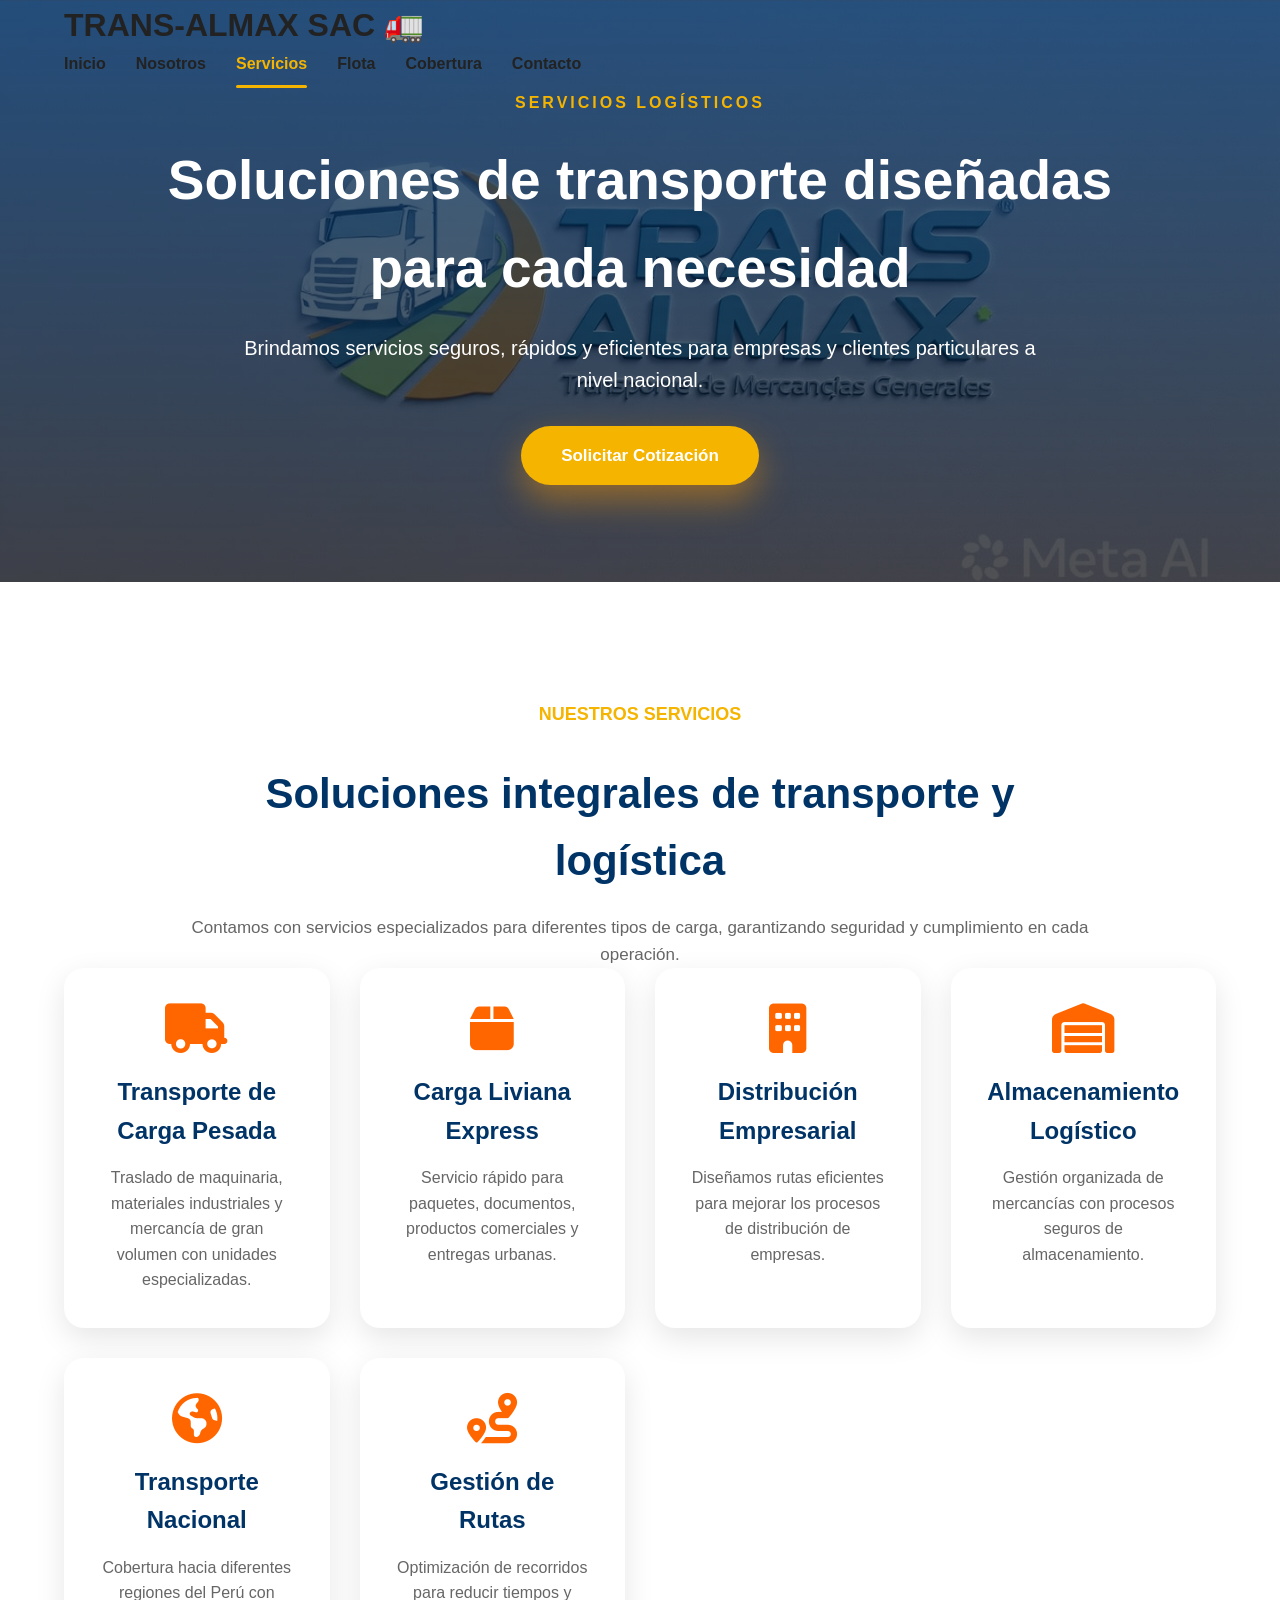
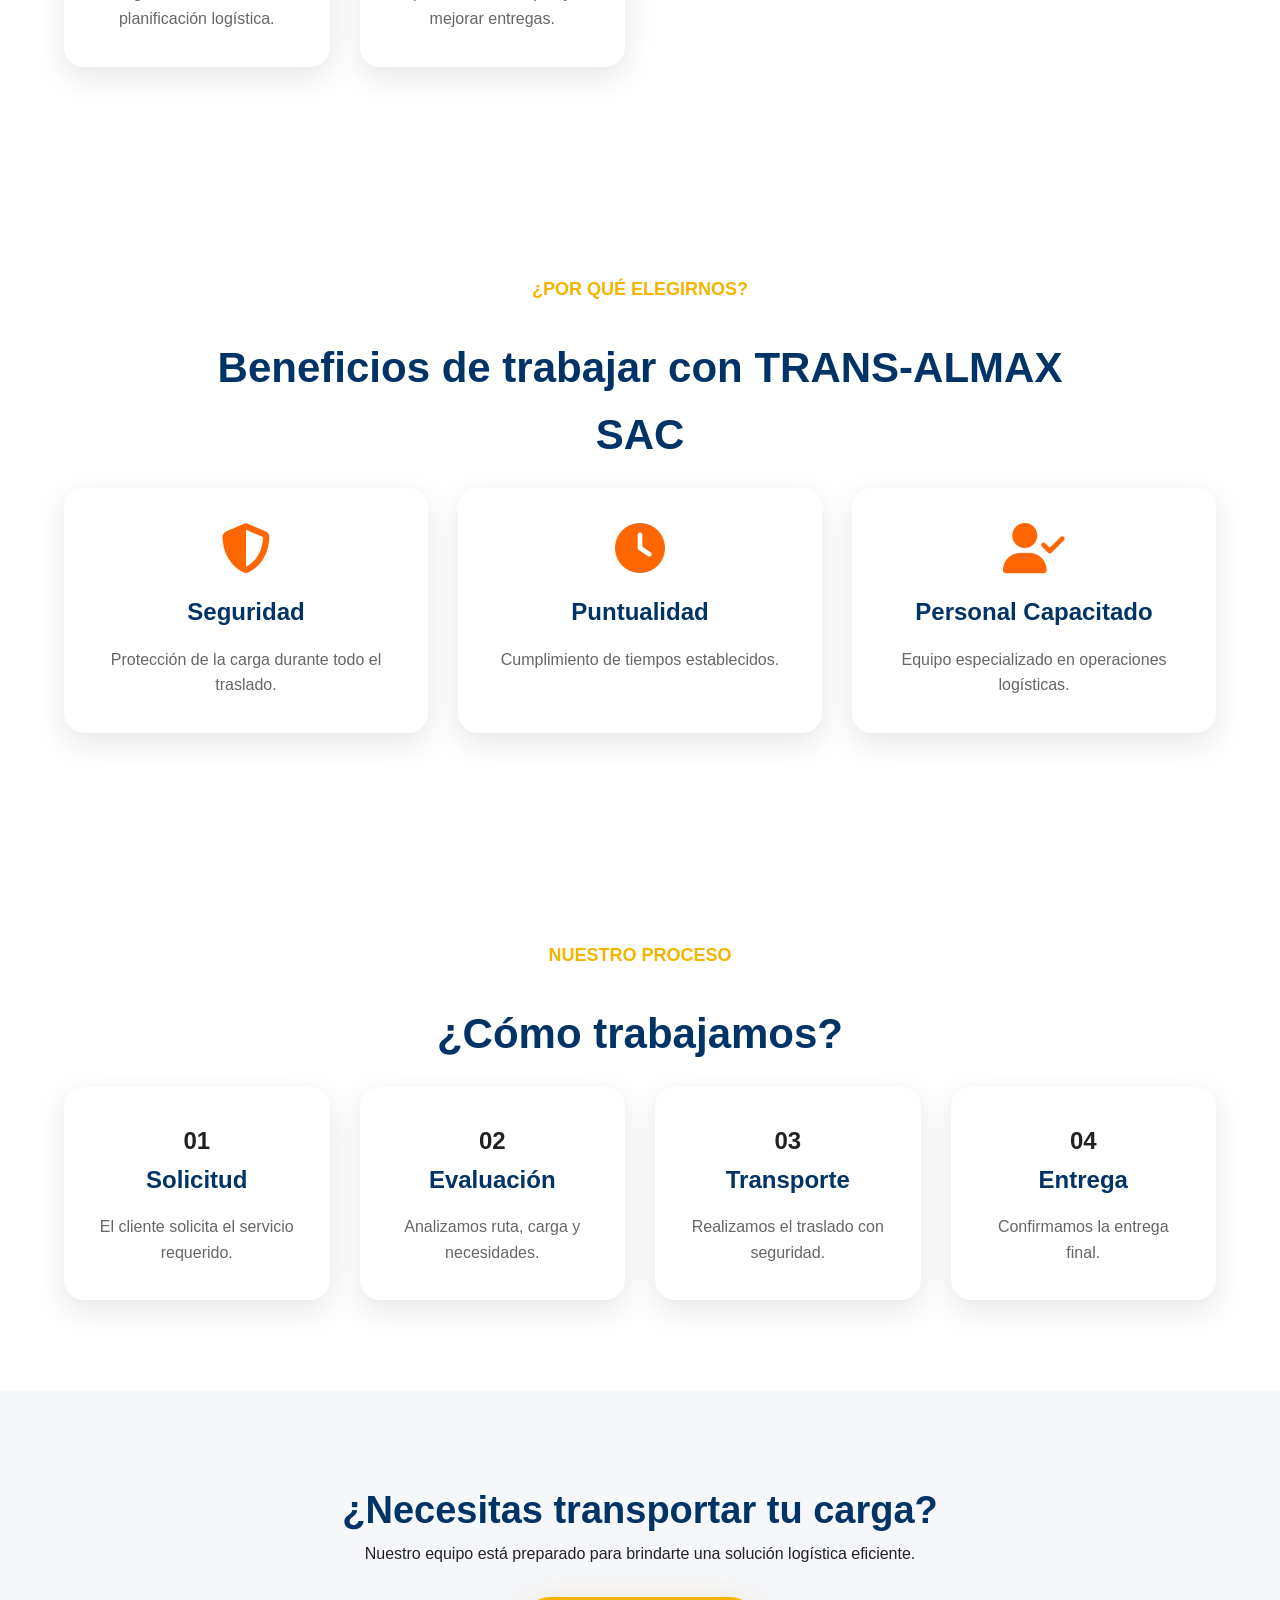
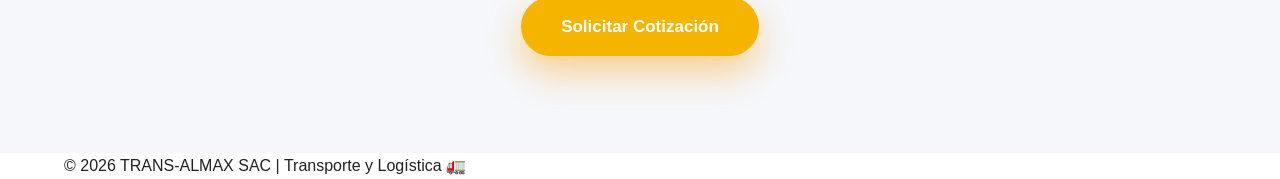
<file: pages/servicios.html>
<!DOCTYPE html>
<html lang="es">

<head>

<meta charset="UTF-8">
<meta name="viewport" content="width=device-width, initial-scale=1.0">

<title>Servicios | TRANS-ALMAX SAC</title>


<!-- CSS -->

<link rel="stylesheet" href="../assets/css/variables.css">
<link rel="stylesheet" href="../assets/css/style.css">
<link rel="stylesheet" href="../assets/css/responsive.css">
<link rel="stylesheet" href="../assets/css/animations.css">


<!-- ICONOS -->

<link rel="stylesheet"
href="https://cdnjs.cloudflare.com/ajax/libs/font-awesome/6.7.2/css/all.min.css">


</head>


<body>


<!-- ================= HEADER ================= -->


<header>

<div class="container">


<h1 class="logo">
TRANS-ALMAX SAC 🚛
</h1>


<nav>

<ul class="nav-links">


<li>
<a href="../index.html">
Inicio
</a>
</li>


<li>
<a href="nosotros.html">
Nosotros
</a>
</li>


<li>
<a href="servicios.html" class="active">
Servicios
</a>
</li>


<li>
<a href="flota.html">
Flota
</a>
</li>


<li>
<a href="cobertura.html">
Cobertura
</a>
</li>


<li>
<a href="contacto.html">
Contacto
</a>
</li>


</ul>

</nav>


</div>

</header>




<!-- ================= BANNER ================= -->


<section class="page-banner">


<div class="container">


<span class="subtitle">
SERVICIOS LOGÍSTICOS
</span>


<h2>
Soluciones de transporte diseñadas para cada necesidad
</h2>


<p>
Brindamos servicios seguros, rápidos y eficientes
para empresas y clientes particulares a nivel nacional.
</p>


<a href="cotizacion.html" class="btn-primary">

Solicitar Cotización

</a>


</div>


</section>





<!-- ================= SERVICIOS ================= -->


<section class="services-page">


<div class="container">


<div class="section-title">


<span>
NUESTROS SERVICIOS
</span>


<h2>
Soluciones integrales de transporte y logística
</h2>


<p>
Contamos con servicios especializados para
diferentes tipos de carga, garantizando seguridad
y cumplimiento en cada operación.
</p>


</div>





<div class="info-grid">



<div class="info-card">


<i class="fa-solid fa-truck"></i>


<h3>
Transporte de Carga Pesada
</h3>


<p>
Traslado de maquinaria, materiales industriales
y mercancía de gran volumen con unidades
especializadas.
</p>


</div>





<div class="info-card">


<i class="fa-solid fa-box"></i>


<h3>
Carga Liviana Express
</h3>


<p>
Servicio rápido para paquetes, documentos,
productos comerciales y entregas urbanas.
</p>


</div>





<div class="info-card">


<i class="fa-solid fa-building"></i>


<h3>
Distribución Empresarial
</h3>


<p>
Diseñamos rutas eficientes para mejorar
los procesos de distribución de empresas.
</p>


</div>





<div class="info-card">


<i class="fa-solid fa-warehouse"></i>


<h3>
Almacenamiento Logístico
</h3>


<p>
Gestión organizada de mercancías con procesos
seguros de almacenamiento.
</p>


</div>





<div class="info-card">


<i class="fa-solid fa-earth-americas"></i>


<h3>
Transporte Nacional
</h3>


<p>
Cobertura hacia diferentes regiones del Perú
con planificación logística.
</p>


</div>



<div class="info-card">


<i class="fa-solid fa-route"></i>


<h3>
Gestión de Rutas
</h3>


<p>
Optimización de recorridos para reducir tiempos
y mejorar entregas.
</p>


</div>



</div>


</div>


</section>






<!-- ================= BENEFICIOS ================= -->


<section class="benefits-section">


<div class="container">


<div class="section-title">


<span>
¿POR QUÉ ELEGIRNOS?
</span>


<h2>
Beneficios de trabajar con TRANS-ALMAX SAC
</h2>


</div>




<div class="info-grid">


<div class="info-card">

<i class="fa-solid fa-shield-halved"></i>

<h3>
Seguridad
</h3>

<p>
Protección de la carga durante todo el traslado.
</p>

</div>



<div class="info-card">

<i class="fa-solid fa-clock"></i>

<h3>
Puntualidad
</h3>

<p>
Cumplimiento de tiempos establecidos.
</p>

</div>




<div class="info-card">

<i class="fa-solid fa-user-check"></i>

<h3>
Personal Capacitado
</h3>

<p>
Equipo especializado en operaciones logísticas.
</p>

</div>



</div>


</div>


</section>






<!-- ================= PROCESO ================= -->


<section class="process-section">


<div class="container">


<div class="section-title">


<span>
NUESTRO PROCESO
</span>


<h2>
¿Cómo trabajamos?
</h2>


</div>




<div class="info-grid">


<div class="info-card">

<h2>
01
</h2>

<h3>
Solicitud
</h3>

<p>
El cliente solicita el servicio requerido.
</p>

</div>



<div class="info-card">

<h2>
02
</h2>

<h3>
Evaluación
</h3>

<p>
Analizamos ruta, carga y necesidades.
</p>

</div>



<div class="info-card">

<h2>
03
</h2>

<h3>
Transporte
</h3>

<p>
Realizamos el traslado con seguridad.
</p>

</div>



<div class="info-card">

<h2>
04
</h2>

<h3>
Entrega
</h3>

<p>
Confirmamos la entrega final.
</p>

</div>



</div>


</div>


</section>







<!-- ================= CTA ================= -->


<section class="cta-section">


<div class="container">


<h2>
¿Necesitas transportar tu carga?
</h2>


<p>
Nuestro equipo está preparado para brindarte
una solución logística eficiente.
</p>


<a href="cotizacion.html" class="btn-primary">

Solicitar Cotización

</a>


</div>


</section>







<!-- ================= FOOTER ================= -->


<footer class="footer">


<div class="container">


<p>
© 2026 TRANS-ALMAX SAC | Transporte y Logística 🚛
</p>


</div>


</footer>





<script src="../assets/js/menu.js"></script>

<script src="../assets/js/app.js"></script>


</body>


</html>
</file>
<file: assets/css/variables.css>
/* ==========================================
   VARIABLES CORPORATIVAS
   TRANS-ALMAX SAC
========================================== */

:root {


    /* ==========================
       COLORES PRINCIPALES
    ========================== */

    --primary-color: #003366;

    --secondary-color: #f5b400;

    --dark-color: #1a1a1a;

    --light-color: #ffffff;

    --gray-color: #f5f5f5;



    /* ==========================
       COLORES DE TEXTO
    ========================== */

    --text-color: #333333;

    --text-light: #666666;



    /* ==========================
       TIPOGRAFÍA
    ========================== */

    --font-primary: 'Poppins', sans-serif;



    /* ==========================
       TAMAÑOS
    ========================== */

    --container-width: 1200px;



    /* ==========================
       ESPACIADOS
    ========================== */

    --section-padding: 80px;

    --small-padding: 20px;



    /* ==========================
       BORDES Y SOMBRAS
    ========================== */

    --border-radius: 10px;

    --box-shadow:
    0 10px 30px rgba(0,0,0,0.10);



    /* ==========================
       TRANSICIONES
    ========================== */

    --transition: all 0.3s ease;


}
</file>
<file: assets/css/style.css>
/*=========================================================
            TRANS ALMAX SAC
===========================================================

Autor : Liden Acevedo Castro

Proyecto : Página Web Corporativa

Versión : 1.0

=========================================================*/


/*=========================================================
                    01 VARIABLES
=========================================================*/

/* Variables centralizadas en variables.css */
:root{

    --primario:#003366;

    --secundario:#f5b400;

    --blanco:#ffffff;

    --negro:#222;

    --gris:#666;

    --gris-claro:#f5f7fa;

    --sombra:0 10px 30px rgba(0,0,0,.10);

    --radio:10px;

    --transicion:.35s;

    --ancho:1200px;

}


/*=========================================================
                    02 RESET
=========================================================*/

*{

    margin:0;

    padding:0;

    box-sizing:border-box;

}


html{

    scroll-behavior:smooth;

}


body{

    font-family:'Poppins', sans-serif;

    background:var(--blanco);

    color:var(--negro);

    line-height:1.6;

    overflow-x:hidden;

}


img{

    max-width:100%;

    display:block;

}


a{

    text-decoration:none;

    color:inherit;

}


ul{

    list-style:none;

}


button{

    cursor:pointer;

    border:none;

}


/*=========================================================
                03 ESTILOS GENERALES
=========================================================*/

.container{

    width:90%;

    max-width:var(--ancho);

    margin:auto;

}


section{

    padding:90px 0;

}


.section-title{

    font-size:42px;

    text-align:center;

    color:var(--primario);

    margin-bottom:20px;

}


.section-subtitle{

    max-width:750px;

    margin:auto;

    margin-bottom:60px;

    text-align:center;

    color:var(--gris);

}


.btn{

    display:inline-block;

    padding:15px 35px;

    background:var(--primario);

    color:white;

    border-radius:40px;

    transition:var(--transicion);

    font-weight:bold;

}


.btn:hover{

    background:var(--secundario);

}

/*=========================================================
                    04 TOP BAR
=========================================================*/

.top-bar{

    background:var(--primario);

    color:var(--blanco);

    font-size:14px;

}

.top-bar .container{

    display:flex;

    justify-content:space-between;

    align-items:center;

    min-height:45px;

}

.top-left{

    display:flex;

    gap:25px;

    align-items:center;

    flex-wrap:wrap;

}

.top-left span{

    display:flex;

    align-items:center;

    gap:8px;

}

.top-left i{

    color:var(--secundario);

}

.top-right{

    display:flex;

    gap:15px;

}

.top-right a{

    color:var(--blanco);

    transition:var(--transicion);

    font-size:16px;

}

.top-right a:hover{

    color:var(--secundario);

    transform:translateY(-2px);

}

/*=========================================================
                    05 HEADER
=========================================================*/

header{

    position:fixed;

    width:100%;

    top:0;

    left:0;

    z-index:1000;

}

/*=========================================================
                    NAVBAR PREMIUM
=========================================================*/

/*================ NAVBAR ================*/

.navbar{

    position: sticky;

    top: 0;

    z-index: 1000;

    background: rgba(255,255,255,.92);

    backdrop-filter: blur(18px);

    -webkit-backdrop-filter: blur(18px);

    box-shadow: 0 10px 30px rgba(0,0,0,.08);

    transition: all .35s ease;

}

.navbar .container{

    display:flex;

    justify-content:space-between;

    align-items:center;

    min-height:85px;

}

/*================ LOGO ================*/

.logo{

    display:flex;

    align-items:center;

}

.logo img{

    height:60px;

    width:auto;

    transition:transform .35s ease;

}

.logo:hover img{

    transform:scale(1.06);

}

/*================ MENÚ ================*/

.nav-links{

    display:flex;

    align-items:center;

    gap:30px;

}

.nav-links li a{

    font-size:16px;

    font-weight:600;

    color:var(--negro);

    text-decoration:none;

    transition:all .35s ease;

    position:relative;

    padding:8px 0;

}

.nav-links li a:hover{

    color:var(--secundario);

}

/* Línea inferior */

.nav-links li a::after{

    content:"";

    position:absolute;

    left:0;

    bottom:-8px;

    width:0;

    height:3px;

    background:var(--secundario);

    border-radius:20px;

    transition:.35s;

}

.nav-links li a:hover::after{

    width:100%;

}

/* Página activa */

.nav-links li a.active{

    color:var(--secundario);

}

.nav-links li a.active::after{

    width:100%;

}

/*================ BOTÓN ================*/

.btn-header{

    display:inline-flex;

    align-items:center;

    justify-content:center;

    background:linear-gradient(135deg,#ff9800,#ff6b00);

    color:#fff;

    padding:14px 30px;

    border-radius:50px;

    font-weight:700;

    text-decoration:none;

    transition:all .35s ease;

    box-shadow:0 12px 28px rgba(255,153,0,.35);

}

.btn-header:hover{

    background:linear-gradient(135deg,#ffb300,#ff7a00);

    transform:translateY(-3px);

    box-shadow:0 18px 35px rgba(255,153,0,.45);

}


/*================ MENÚ RESPONSIVE ================*/

.menu-toggle{

    display:none;

    font-size:28px;

    color:var(--primario);

    cursor:pointer;

}

/*=========================================================
        NAVBAR SCROLL
=========================================================*/

.navbar-scroll{

    background:rgba(255,255,255,.98);

    box-shadow:0 15px 35px rgba(0,0,0,.12);

}

.navbar-scroll .container{

    min-height:75px;

}

/*=========================================================
                    06 HERO 
=========================================================*/

.hero{

    position: relative;

    min-height: 100vh;

    background: url("../images/hero/hero-bg.jpg") center center/cover no-repeat;

    background-attachment: fixed;

    display: flex;

    align-items: center;

    overflow: hidden;

}

/*---------------------------------------------------------
    CAPA OSCURA
---------------------------------------------------------*/

.hero-overlay{

    position: absolute;

    inset: 0;

    background: linear-gradient(
        120deg,
        rgba(4,32,66,.90),
        rgba(4,32,66,.65),
        rgba(0,0,0,.55)
    );

}

/*---------------------------------------------------------
    CONTENEDOR
---------------------------------------------------------*/

.hero-container{

    position: relative;

    z-index: 2;

    display: grid;

    grid-template-columns: 1.45fr .80fr;

    gap: 70px;

    align-items: center;

}

/*---------------------------------------------------------
    TEXTO
---------------------------------------------------------*/

.hero-content{

    color: var(--blanco);

}

.hero-subtitle{

    display:inline-flex;

    align-items:center;

    gap:10px;

    padding:12px 24px;

    background:rgba(255,170,0,.15);

    border:1px solid rgba(255,170,0,.35);

    color:#FFD54A;

    border-radius:50px;

    font-size:15px;

    font-weight:700;

    letter-spacing:.8px;

    backdrop-filter:blur(12px);

    box-shadow:0 10px 25px rgba(255,170,0,.18);

}

.hero-content h1{

    font-size:72px;

    font-weight:900;

    line-height:1.05;

    letter-spacing:-2px;

    color:#ffffff;

    text-transform:uppercase;

    margin-bottom:25px;

    text-shadow:
        0 5px 15px rgba(0,0,0,.35),
        0 10px 30px rgba(0,0,0,.45);

}

.hero-content h1 span{

    color:var(--secundario);

    position:relative;

}

.hero-content h1 span::after{

    content:"";

    position:absolute;

    left:0;

    bottom:-8px;

    width:100%;

    height:5px;

    background:var(--secundario);

    border-radius:30px;

}

.hero-content p{

    font-size:20px;

    line-height:1.8;

    color:#ececec;

    max-width:670px;

    margin-bottom:45px;

}

/*---------------------------------------------------------
    BOTONES
---------------------------------------------------------*/

.hero-buttons{

    display:flex;

    gap:20px;

    flex-wrap:wrap;

}

.btn-primary{

    background:linear-gradient(135deg,#ff9800,#ff6b00);

    color:#fff;

    padding:18px 38px;

    border-radius:50px;

    font-weight:700;

    font-size:17px;

    box-shadow:0 15px 35px rgba(255,153,0,.45);

    transition:all .40s ease;

}

.btn-primary:hover{

    transform:translateY(-6px) scale(1.05);

    box-shadow:0 20px 45px rgba(255,153,0,.60);

}

.btn-secondary{

    border:2px solid rgba(255,255,255,.75);

    color:#fff;

    padding:18px 38px;

    border-radius:50px;

    font-size:17px;

    transition:all .40s ease;

    backdrop-filter:blur(8px);

}

.btn-secondary:hover{

    background:#fff;

    color:var(--primario);

    transform:translateY(-6px);

}

/*=========================================================
        ICONOS EN BOTONES DEL HERO
=========================================================*/

.hero-buttons a{

    display:inline-flex;

    align-items:center;

    justify-content:center;

    gap:12px;

}

.hero-buttons i{

    font-size:18px;

    transition:.3s;

}

.hero-buttons a:hover i{

    transform:translateX(4px);

}

/*---------------------------------------------------------
    ESTADISTICAS
---------------------------------------------------------*/

.hero-stats{

    display:grid;

    grid-template-columns:repeat(2,1fr);

    gap:22px;

}

.stat-card{

    background:rgba(255,255,255,.12);

    backdrop-filter:blur(15px);

    border:1px solid rgba(255,255,255,.15);

    border-radius:18px;

    padding:38px 25px;

    text-align:center;

    color:#fff;

    cursor:pointer;

    transition:all .45s ease;

    box-shadow:0 18px 40px rgba(0,0,0,.25);

    position:relative;

    overflow:hidden;

    animation:kpiFloat 5s ease-in-out infinite;

}

.stat-card:hover{

    transform:translateY(-12px);

    background:rgba(255,255,255,.18);

    border-color:#ff9900;

    box-shadow:0 25px 50px rgba(0,0,0,.35);

}

.stat-card::before{

    content:"";

    position:absolute;

    top:-100%;

    left:-100%;

    width:200%;

    height:200%;

    background:linear-gradient(
        135deg,
        transparent 35%,
        rgba(255,255,255,.18) 50%,
        transparent 65%
    );

    transform:rotate(25deg);

    transition:.7s;

    pointer-events:none;

}

.stat-card:hover::before{

    top:100%;

    left:100%;

}

.stat-card h2{

    font-size:54px;

    font-weight:800;

    color:var(--secundario);

    margin-bottom:12px;

    text-shadow:0 6px 15px rgba(0,0,0,.35);

}

.stat-card p{

    font-size:17px;

    color:#f8f8f8;

    letter-spacing:.5px;

}

/* ICONOS KPI HERO */

.stat-card i{

    font-size:32px;

    color:var(--secundario);

    margin-bottom:15px;

    transition:.4s ease;

}

.stat-card:hover i{

    transform:scale(1.2) rotate(8deg);

}

/* EFECTO FLOTANTE */

.stat-card:nth-child(2){

    animation-delay:1s;

}

.stat-card:nth-child(3){

    animation-delay:2s;

}

.stat-card:nth-child(4){

    animation-delay:3s;

}

@keyframes kpiFloat{

    0%,100%{

        transform:translateY(0);

    }

    50%{

        transform:translateY(-8px);

    }

}





/*---------------------------------------------------------
    RESPONSIVE
---------------------------------------------------------*/

@media(max-width:991px){

.hero{

    background-attachment:scroll;

}

.hero-container{

    grid-template-columns:1fr;

    text-align:center;

    gap:50px;

}

.hero-content h1{

    font-size:52px;

}

.hero-content p{

    margin:auto;

    margin-bottom:40px;

}

.hero-buttons{

    justify-content:center;

}

.hero-stats{

    max-width:650px;

    margin:auto;

}

}

@media(max-width:576px){

.hero{

    min-height:auto;

    padding:130px 0 80px;

}

.hero-content h1{

    font-size:38px;

}

.hero-content p{

    font-size:17px;

}

.hero-stats{

    grid-template-columns:1fr;

}

.hero-buttons{

    flex-direction:column;

}

.btn-primary,

.btn-secondary{

    width:100%;

    text-align:center;

}

}

/*=========================================================
            NAVBAR RESPONSIVE
=========================================================*/

@media(max-width:991px){

    .navbar .container{

        min-height:75px;

    }

    .menu-toggle{

        display:block;

        font-size:30px;

        color:var(--primario);

        cursor:pointer;

        z-index:1100;

    }

    .btn-header{

        display:none;

    }

    .nav-links{

        position:fixed;

        top:85px;

        right:-100%;

        width:300px;

        height:calc(100vh - 85px);

        background:rgba(255,255,255,.98);

        backdrop-filter:blur(15px);

        -webkit-backdrop-filter:blur(15px);

        flex-direction:column;

        justify-content:flex-start;

        align-items:flex-start;

        padding:40px 30px;

        gap:25px;

        transition:right .35s ease;

        box-shadow:-10px 0 25px rgba(0,0,0,.10);

    }

    .nav-links.active{

        right:0;

    }

    .nav-links li{

        width:100%;

    }

    .nav-links li a{

        display:block;

        width:100%;

        padding:12px 0;

        font-size:18px;

    }

}

@media(max-width:576px){

    .top-bar{

        display:none;

    }

    .nav-links{

        width:100%;

    }

}




/*=========================================================
                    07 NOSOTROS
=========================================================*/


.about{

    background:var(--blanco);

}


.about-container{

    display:grid;

    grid-template-columns:1fr 1fr;

    gap:60px;

    align-items:center;

}


/*================ IMAGEN ================*/


.about-image{

    position:relative;

}


.about-image img{

    width:100%;

    height:500px;

    object-fit:cover;

    border-radius:var(--radio);

    box-shadow:var(--sombra);

}


/* Efecto decorativo */

.about-image::before{

    content:"";

    position:absolute;

    width:100px;

    height:100px;

    background:var(--secundario);

    top:-20px;

    left:-20px;

    border-radius:10px;

    z-index:-1;

}


/*================ CONTENIDO ================*/


.about-content .section-subtitle{

    text-align:left;

    color:var(--secundario);

    margin:0 0 15px;

    font-weight:bold;

}


.about-content h2{

    font-size:38px;

    line-height:1.2;

    color:var(--primario);

    margin-bottom:25px;

}


.about-content p{

    color:var(--gris);

    margin-bottom:18px;

    font-size:17px;

}


.about-content strong{

    color:var(--primario);

}


/*================ CARACTERÍSTICAS ================*/


.about-features{

    display:grid;

    grid-template-columns:repeat(2,1fr);

    gap:18px;

    margin:35px 0;

}


.feature{

    display:flex;

    align-items:center;

    gap:12px;

    font-weight:600;

    color:#444;

}


.feature i{

    color:var(--secundario);

    font-size:20px;

}


/*================ BOTÓN ================*/


.about-content .btn-primary{

    display:inline-block;

    background:var(--secundario);

    color:white;

    padding:15px 35px;

    border-radius:50px;

    font-weight:bold;

    transition:var(--transicion);

}


.about-content .btn-primary:hover{

    background:var(--primario);

    transform:translateY(-4px);

}

/*=========================================================
                    08 SERVICIOS PREMIUM
=========================================================*/

.services{

    background:linear-gradient(180deg,#f7f9fc,#eef3f8);

}

.services .section-title{

    max-width:850px;

    margin:auto;

    text-align:center;

}

.services .section-title span{

    display:inline-block;

    padding:10px 22px;

    background:rgba(255,153,0,.12);

    color:var(--secundario);

    border-radius:50px;

    font-weight:700;

    margin-bottom:18px;

}

.services .section-title h2{

    font-size:42px;

    color:var(--primario);

    margin-bottom:20px;

}

.services .section-title p{

    color:var(--gris);

    font-size:17px;

    max-width:760px;

    margin:auto;

    line-height:1.8;

}

/*================ GRID ================*/

.services-grid{

    margin-top:70px;

    display:grid;

    grid-template-columns:repeat(4,1fr);

    gap:30px;

}

/*================ TARJETAS ================*/

.service-card{

    background:rgba(255,255,255,.92);

    border-radius:22px;

    overflow:hidden;

    position:relative;

    box-shadow:0 18px 40px rgba(0,0,0,.08);

    transition:all .45s ease;

    border:1px solid rgba(255,255,255,.5);

}

.service-card:hover{

    transform:translateY(-14px);

    box-shadow:0 30px 60px rgba(0,0,0,.15);

}

.service-card img{

    width:100%;

    height:240px;

    object-fit:cover;

    transition:transform .5s ease;

}

.service-card:hover img{

    transform:scale(1.08);

}

/*================ CONTENIDO ================*/

.service-content{

    padding:35px 28px;

    text-align:center;

}

.service-icon{

    display:flex;

    justify-content:center;

    align-items:center;

    width:80px;

    height:80px;

    margin:-70px auto 20px;

    background:linear-gradient(135deg,#ff9800,#ff6b00);

    color:#fff;

    border-radius:50%;

    font-size:32px;

    border:6px solid #fff;

    box-shadow:0 12px 30px rgba(255,153,0,.35);

    transition:all .4s ease;

}

.service-card:hover .service-icon{

    transform:rotate(10deg) scale(1.12);

}

.service-content h3{

    font-size:24px;

    color:var(--primario);

    margin-bottom:18px;

}

.service-content p{

    color:var(--gris);

    line-height:1.8;

    margin-bottom:28px;

}

/*================ BOTÓN ================*/

.service-content a{

    display:inline-flex;

    align-items:center;

    justify-content:center;

    padding:12px 24px;

    border-radius:40px;

    background:var(--primario);

    color:#fff;

    font-weight:700;

    text-decoration:none;

    transition:all .35s ease;

}

.service-content a:hover{

    background:var(--secundario);

    transform:translateY(-3px);

}

/*================ EFECTO BRILLO ================*/

.service-card::before{

    content:"";

    position:absolute;

    top:-120%;

    left:-120%;

    width:220%;

    height:220%;

    background:linear-gradient(
        135deg,
        transparent 35%,
        rgba(255,255,255,.22) 50%,
        transparent 65%
    );

    transform:rotate(25deg);

    transition:.8s;

    pointer-events:none;

}

.service-card:hover::before{

    top:100%;

    left:100%;

}

/*================ RESPONSIVE ================*/

@media(max-width:1200px){

    .services-grid{

        grid-template-columns:repeat(2,1fr);

    }

}

@media(max-width:768px){

    .services-grid{

        grid-template-columns:1fr;

    }

}


/*=========================================================
                    09 FLOTA
=========================================================*/

.fleet{

    background:var(--blanco);

}


.fleet .section-title{

    max-width:850px;

    margin:auto;

}


.fleet .section-title span{

    display:block;

    color:var(--secundario);

    font-weight:bold;

    font-size:18px;

    margin-bottom:10px;

}


.fleet .section-title h2{

    font-size:42px;

    color:var(--primario);

    margin-bottom:20px;

}


.fleet .section-title p{

    color:var(--gris);

    font-size:17px;

}



/* GRID */

.fleet-grid{

    margin-top:60px;

    display:grid;

    grid-template-columns:repeat(3,1fr);

    gap:30px;

}



/* TARJETAS */

.fleet-card{

    background:var(--blanco);

    border-radius:var(--radio);

    overflow:hidden;

    box-shadow:var(--sombra);

    transition:var(--transicion);

}


.fleet-card:hover{

    transform:translateY(-10px);

}



/* IMAGEN */

.fleet-card img{

    width:100%;

    height:260px;

    object-fit:cover;

}



/* CONTENIDO */

.fleet-content{

    padding:30px;

}


.fleet-content h3{

    color:var(--primario);

    font-size:24px;

    margin-bottom:15px;

}


.fleet-content p{

    color:var(--gris);

    margin-bottom:20px;

}



/* LISTA */

.fleet-content ul li{

    display:flex;

    align-items:center;

    gap:10px;

    margin-bottom:12px;

    color:#444;

    font-weight:500;

}


.fleet-content ul li i{

    color:var(--secundario);

}

/*=========================================================
                    10 PROCESO LOGÍSTICO
=========================================================*/


.process{

    background:var(--gris-claro);

}



.process .section-title{

    max-width:850px;

    margin:auto;

}


.process .section-title span{

    display:block;

    color:var(--secundario);

    font-weight:bold;

    font-size:18px;

    margin-bottom:10px;

}



.process .section-title h2{

    font-size:42px;

    color:var(--primario);

    margin-bottom:20px;

}



.process .section-title p{

    color:var(--gris);

    font-size:17px;

}



/* GRID */

.process-grid{

    margin-top:60px;

    display:grid;

    grid-template-columns:repeat(4,1fr);

    gap:30px;

}



/* TARJETAS */

.process-card{

    background:var(--blanco);

    padding:35px 25px;

    text-align:center;

    border-radius:var(--radio);

    box-shadow:var(--sombra);

    position:relative;

    transition:var(--transicion);

}



.process-card:hover{

    transform:translateY(-10px);

}



/* NUMERO */

.process-number{

    position:absolute;

    top:-20px;

    right:20px;

    width:50px;

    height:50px;

    display:flex;

    align-items:center;

    justify-content:center;

    background:var(--secundario);

    color:var(--blanco);

    border-radius:50%;

    font-weight:bold;

    font-size:18px;

}



/* ICONO */

.process-icon{

    font-size:45px;

    color:var(--primario);

    margin:25px 0 20px;

}



/* TITULO */

.process-card h3{

    color:var(--primario);

    font-size:22px;

    margin-bottom:15px;

}



/* TEXTO */

.process-card p{

    color:var(--gris);

    font-size:15px;

}

/*=========================================================
                    11 WHY US
=========================================================*/


.why-us{

    background:var(--blanco);

}



.why-us .section-title{

    max-width:850px;

    margin:auto;

}



.why-us .section-title span{

    display:block;

    color:var(--secundario);

    font-weight:bold;

    font-size:18px;

    margin-bottom:10px;

}



.why-us .section-title h2{

    font-size:42px;

    color:var(--primario);

}



/* GRID */

.why-grid{

    margin-top:60px;

    display:grid;

    grid-template-columns:repeat(3,1fr);

    gap:30px;

}



/* TARJETAS */

.why-card{

    background:var(--gris-claro);

    padding:35px 25px;

    text-align:center;

    border-radius:var(--radio);

    transition:var(--transicion);

}



.why-card:hover{

    background:var(--primario);

    transform:translateY(-10px);

}



/* ICONOS */

.why-card i{

    width:80px;

    height:80px;

    display:flex;

    align-items:center;

    justify-content:center;

    margin:0 auto 20px;

    background:var(--secundario);

    color:var(--blanco);

    border-radius:50%;

    font-size:35px;

    transition:var(--transicion);

}



.why-card:hover i{

    background:var(--blanco);

    color:var(--primario);

}



/* TITULO */

.why-card h3{

    color:var(--primario);

    font-size:22px;

    margin-bottom:15px;

}



.why-card:hover h3{

    color:var(--blanco);

}



/* TEXTO */

.why-card p{

    color:var(--gris);

}



.why-card:hover p{

    color:var(--blanco);

}

/*=========================================================
                    12 COBERTURA NACIONAL
=========================================================*/


.coverage{

    background:var(--gris-claro);

}



.coverage-container{

    display:grid;

    grid-template-columns:1fr 1fr;

    gap:60px;

    align-items:center;

}



/* CONTENIDO */


.coverage-content .section-subtitle{

    display:block;

    color:var(--secundario);

    font-weight:bold;

    font-size:18px;

    margin-bottom:15px;

    text-align:left;

}



.coverage-content h2{

    color:var(--primario);

    font-size:42px;

    line-height:1.2;

    margin-bottom:20px;

}



.coverage-content p{

    color:var(--gris);

    font-size:17px;

    margin-bottom:30px;

}



/* LISTA DE CIUDADES */


.coverage-list{

    display:grid;

    grid-template-columns:repeat(2,1fr);

    gap:15px;

    margin-bottom:35px;

}



.coverage-item{

    display:flex;

    align-items:center;

    gap:12px;

    background:var(--blanco);

    padding:15px;

    border-radius:var(--radio);

    box-shadow:var(--sombra);

    font-weight:600;

    color:var(--primario);

}



.coverage-item i{

    color:var(--secundario);

    font-size:20px;

}



/* BOTÓN */


.coverage-content .btn-primary{

    display:inline-block;

    padding:15px 35px;

    background:var(--secundario);

    color:var(--blanco);

    border-radius:50px;

    font-weight:bold;

    transition:var(--transicion);

}



.coverage-content .btn-primary:hover{

    background:var(--primario);

    transform:translateY(-4px);

}



/* IMAGEN MAPA */


.coverage-image img{

    width:100%;

    max-width:500px;

    margin:auto;

    border-radius:var(--radio);

    box-shadow:var(--sombra);

}

/*=========================================================
                    13 ESTADÍSTICAS PREMIUM
=========================================================*/

.statistics{

    background:
    linear-gradient(
        135deg,
        #042042,
        #063b72
    );

    padding:90px 0;

    position:relative;

    overflow:hidden;

}


/*================ GRID ================*/

.statistics-grid{

    display:grid;

    grid-template-columns:repeat(4,1fr);

    gap:30px;

}


/*================ TARJETAS KPI ================*/

.stat-box{

    position:relative;

    text-align:center;

    color:#fff;

    padding:45px 25px;

    border-radius:24px;

    background:rgba(255,255,255,.10);

    backdrop-filter:blur(15px);

    -webkit-backdrop-filter:blur(15px);

    border:1px solid rgba(255,255,255,.18);

    overflow:hidden;

    transition:all .45s ease;

    box-shadow:
    0 20px 45px rgba(0,0,0,.25);

}


.stat-box:hover{

    transform:translateY(-12px) scale(1.03);

    background:rgba(255,255,255,.18);

    box-shadow:
    0 30px 60px rgba(0,0,0,.35);

}


/*================ BRILLO ================*/

.stat-box::before{

    content:"";

    position:absolute;

    top:-120%;

    left:-120%;

    width:220%;

    height:220%;

    background:
    linear-gradient(
        135deg,
        transparent 40%,
        rgba(255,255,255,.25),
        transparent 60%
    );

    transform:rotate(25deg);

    transition:.8s;

}


.stat-box:hover::before{

    top:100%;

    left:100%;

}


/*================ ICONOS ================*/

.stat-box i{

    display:inline-flex;

    align-items:center;

    justify-content:center;

    width:85px;

    height:85px;

    border-radius:50%;

    font-size:38px;

    color:#fff;

    background:
    linear-gradient(
        135deg,
        #ff9800,
        #ff6b00
    );

    margin-bottom:25px;

    box-shadow:
    0 15px 30px rgba(255,153,0,.35);

    transition:.4s ease;

}


.stat-box:hover i{

    transform:rotate(10deg) scale(1.12);

}


/*================ NUMERO ================*/

.stat-box h2{

    font-size:55px;

    color:#fff;

    margin-bottom:12px;

    font-weight:900;

    letter-spacing:1px;

    text-shadow:
    0 8px 20px rgba(0,0,0,.35);

}


/*================ TEXTO ================*/

.stat-box p{

    font-size:17px;

    color:#f1f1f1;

    letter-spacing:.5px;

}


/*================ RESPONSIVE ================*/

@media(max-width:1100px){

    .statistics-grid{

        grid-template-columns:repeat(2,1fr);

    }

}


@media(max-width:600px){

    .statistics-grid{

        grid-template-columns:1fr;

    }

}



/*=========================================================
                    14 TESTIMONIOS
=========================================================*/


.testimonials{

    background:var(--gris-claro);

}



.testimonials .section-title{

    max-width:850px;

    margin:auto;

}



/* CONTENEDOR */


.testimonials-container{

    margin-top:60px;

    display:grid;

    grid-template-columns:repeat(3,1fr);

    gap:30px;

}



/* TARJETAS */


.testimonial-card{

    background:var(--blanco);

    padding:35px 25px;

    text-align:center;

    border-radius:var(--radio);

    box-shadow:var(--sombra);

    transition:var(--transicion);

}



.testimonial-card:hover{

    transform:translateY(-10px);

}



/* FOTO */


.testimonial-card img{

    width:90px;

    height:90px;

    object-fit:cover;

    border-radius:50%;

    margin:0 auto 20px;

    border:5px solid var(--secundario);

}



/* NOMBRE */


.testimonial-card h3{

    color:var(--primario);

    font-size:22px;

    margin-bottom:5px;

}



/* CARGO */


.testimonial-card span{

    display:block;

    color:var(--gris);

    font-size:15px;

}



/* EMPRESA */


.testimonial-card h4{

    color:var(--secundario);

    margin:8px 0 15px;

}



/* ESTRELLAS */


.stars{

    margin-bottom:20px;

}



.stars i{

    color:var(--secundario);

    font-size:18px;

}



/* COMENTARIO */


.testimonial-card p{

    color:var(--gris);

    font-style:italic;

    line-height:1.7;

}

/*=========================================================
                    15 NUESTROS CLIENTES
=========================================================*/


.clients{

    background:var(--blanco);

}



.clients .section-title{

    max-width:850px;

    margin:auto;

}



/* GRID LOGOS */


.clients-grid{

    margin-top:60px;

    display:grid;

    grid-template-columns:repeat(6,1fr);

    gap:25px;

    align-items:center;

}



/* CONTENEDOR LOGO */


.client-logo{

    background:var(--gris-claro);

    padding:25px;

    height:120px;

    display:flex;

    align-items:center;

    justify-content:center;

    border-radius:var(--radio);

    transition:var(--transicion);

}



/* IMAGEN */


.client-logo img{

    max-width:100%;

    max-height:70px;

    object-fit:contain;

    filter:grayscale(100%);

    opacity:.7;

    transition:var(--transicion);

}



/* EFECTO */


.client-logo:hover{

    transform:translateY(-8px);

    box-shadow:var(--sombra);

}



.client-logo:hover img{

    filter:grayscale(0);

    opacity:1;

}

/*=========================================================
                    16 GALERÍA
=========================================================*/

/*=========================================================
        ESTILOS PAGINAS INTERNAS
        NOSOTROS - TRANS ALMAX SAC
=========================================================*/


/* BANNER */

.page-banner{

    min-height:420px;

    background:
    linear-gradient(
        rgba(0,51,102,.80),
        rgba(0,0,0,.65)
    ),
    url("../images/hero/hero-bg.jpg");

    background-size:cover;

    background-position:center;

    display:flex;

    align-items:center;

    justify-content:center;

    text-align:center;

    color:white;

}


.page-banner h2{

    font-size:55px;

    max-width:950px;

    margin:20px auto;

}


.page-banner p{

    font-size:20px;

    max-width:800px;

    margin:auto;

}



/* SUBTITULO */

.subtitle{

    color:#f5b400;

    font-weight:bold;

    letter-spacing:3px;

}



/* BOTON */

.btn-primary{

    display:inline-block;

    margin-top:30px;

    padding:16px 40px;

    background:#f5b400;

    color:white;

    border-radius:50px;

    font-weight:bold;

    transition:.3s;

}


.btn-primary:hover{

    background:#003366;

    transform:translateY(-5px);

}



/* TITULOS */


.section-title{

    text-align:center;

    max-width:900px;

    margin:auto;

}


.section-title span{

    color:#f5b400;

    font-weight:bold;

    font-size:18px;

}


.section-title h2{

    color:#003366;

    font-size:42px;

    margin:20px 0;

}


.section-title p{

    color:#666;

    font-size:17px;

}



/* TARJETAS */


.info-grid{

    display:grid;

    grid-template-columns:
    repeat(auto-fit,minmax(260px,1fr));

    gap:30px;

}



.info-card{

    background:white;

    padding:40px 30px;

    border-radius:20px;

    text-align:center;

    box-shadow:
    0 10px 30px rgba(0,0,0,.10);

    transition:.3s;

}



.info-card:hover{

    transform:translateY(-10px);

}



.info-card i{

    font-size:45px;

    color:#f5b400;

    margin-bottom:20px;

}



.info-card h3{

    color:#003366;

    margin-bottom:15px;

}



.info-card p{

    color:#666;

}



/* SECCIONES */


.page-content,
.mission-section,
.values-section,
.stats-section,
.team-section,
.cta-section{

    padding:90px 0;

}



/* ESTADISTICAS */


.stats-section{

    background:#003366;

}


.stats-section .info-card{

    background:rgba(255,255,255,.10);

    color:white;

}


.stats-section h2{

    color:#f5b400;

    font-size:45px;

}



.stats-section p{

    color:white;

}



/* CTA FINAL */


.cta-section{

    background:#f5f7fa;

    text-align:center;

}



.cta-section h2{

    color:#003366;

    font-size:38px;

}

/* ==========================================
   COTIZACION PREMIUM
========================================== */


.premium-form-section{

background:
linear-gradient(
rgba(0,51,102,.85),
rgba(0,0,0,.75)
),
url("../images/hero/hero-bg.jpg");

background-size:cover;

background-position:center;

padding:100px 0;

}



.premium-form-card{

background:white;

max-width:950px;

margin:auto;

padding:50px;

border-radius:25px;

box-shadow:0 20px 50px rgba(0,0,0,.25);

}



.form-header{

text-align:center;

margin-bottom:40px;

}



.form-header i{

font-size:55px;

color:#f5b400;

}



.form-header h2{

font-size:35px;

color:#003366;

margin:15px 0;

}



.form-header p{

color:#666;

}



.premium-form-card .form-group label{

font-weight:700;

color:#003366;

margin-bottom:10px;

}



.premium-form-card input,
.premium-form-card select,
.premium-form-card textarea{


padding:16px;

border-radius:12px;

border:1px solid #ddd;

font-size:15px;

transition:.3s;

}



.premium-form-card input:focus,
.premium-form-card select:focus,
.premium-form-card textarea:focus{


border-color:#f5b400;

box-shadow:0 0 10px rgba(245,180,0,.3);

}



.form-button{

text-align:center;

margin-top:30px;

}



.form-button button{


font-size:18px;

padding:18px 45px;

box-shadow:0 10px 25px rgba(0,0,0,.2);

}


.form-button button:hover{

transform:translateY(-5px);

}

/*=========================================================
        CONTACTO PROFESIONAL
        TRANS-ALMAX SAC
=========================================================*/


.contact{

    padding:80px 0;

    background:
    linear-gradient(
    135deg,
    #f4f7fb,
    #ffffff
    );

}



.contact .section-title{

    text-align:center;

    margin-bottom:50px;

}



.contact-info{


    display:grid;

    grid-template-columns:
    repeat(auto-fit,minmax(260px,1fr));


    gap:30px;


    max-width:1100px;

    margin:auto;


}



.contact-card{


    background:white;

    padding:40px 25px;

    text-align:center;


    border-radius:20px;


    box-shadow:
    0 15px 35px rgba(0,0,0,.12);


    transition:.3s;


}



.contact-card:hover{


    transform:translateY(-10px);


}



.contact-card i{


    font-size:55px;


    color:#ff6600;


    margin-bottom:20px;


}




.contact-card h3{


    font-size:25px;


    margin-bottom:15px;


    color:#222;


}




.contact-card p{


    font-size:18px;


    color:#555;


}





/*=========================================================
        REDES SOCIALES
=========================================================*/


.values-section{


    padding:80px 0;


    background:#111827;


}



.values-section .section-title span{


    color:#ff6600;


}



.values-section .section-title h2{


    color:white;


}



.info-grid{


    display:grid;


    grid-template-columns:
    repeat(auto-fit,minmax(250px,1fr));


    gap:30px;


}




.info-card{


    background:white;


    padding:35px;


    border-radius:20px;


    text-align:center;


    transition:.3s;


}




.info-card:hover{


    transform:translateY(-8px);


}



.info-card i{


    font-size:50px;


    color:#ff6600;


    margin-bottom:20px;


}



.info-card h3{


    font-size:24px;


}



.info-card a{


    display:inline-block;


    margin-top:15px;


    padding:12px 25px;


    background:#ff6600;


    color:white;


    border-radius:30px;


    text-decoration:none;


}





/*=========================================================
        FORMULARIO CONTACTO
=========================================================*/


.quotation{


    padding:80px 0;


    background:

    linear-gradient(

    rgba(0,0,0,.75),

    rgba(0,0,0,.75)

    ),

    url("../images/backgrounds/contact-bg.jpg");


    background-size:cover;

    background-position:center;


}




.quotation .section-title{


    text-align:center;


}



.quotation .section-title h2{


    color:white;


}





.quotation-form{


    max-width:750px;


    margin:auto;


    background:white;


    padding:45px;


    border-radius:25px;


    box-shadow:

    0 20px 40px rgba(0,0,0,.25);


}





.quotation-form input,


.quotation-form textarea{


    width:100%;


    padding:18px;


    margin-bottom:20px;


    border-radius:12px;


    border:1px solid #ddd;


    font-size:16px;


}





.quotation-form input:focus,


.quotation-form textarea:focus{


    outline:none;


    border-color:#ff6600;


}






/*=========================================================
        MAPA
=========================================================*/


.contact-map iframe{


    width:100%;


    height:450px;


    border:0;


}





/*=========================================================
        WHATSAPP FLOTANTE
=========================================================*/


.whatsapp-float{


    position:fixed;


    bottom:25px;


    right:25px;


    width:65px;


    height:65px;


    background:#25D366;


    color:white;


    border-radius:50%;


    display:flex;


    justify-content:center;


    align-items:center;


    font-size:35px;


    z-index:999;


    box-shadow:

    0 10px 25px rgba(0,0,0,.3);


    transition:.3s;


}



.whatsapp-float:hover{


    transform:scale(1.1);


}

.service-options{

display:grid;

grid-template-columns:repeat(2,1fr);

gap:15px;

margin-top:15px;

}


.service-options label{

background:#f5f7fa;

padding:18px;

border-radius:12px;

cursor:pointer;

font-weight:600;

transition:.3s;

border:2px solid transparent;

}


.service-options label:hover{

border-color:#ffcc00;

transform:translateY(-3px);

}



.service-options input{

margin-right:10px;

transform:scale(1.3);

}

.admin-section{

padding:60px 0;

}


#tablaCotizaciones{

width:100%;

border-collapse:collapse;

background:white;

box-shadow:0 10px 30px rgba(0,0,0,.1);

}



#tablaCotizaciones th{

background:#111;

color:white;

padding:15px;

}



#tablaCotizaciones td{

padding:15px;

border-bottom:1px solid #ddd;

text-align:center;

}



#tablaCotizaciones tr:hover{

background:#f5f5f5;

}

/* ==============================
   PANEL ADMINISTRADOR
============================== */


.dashboard{

padding:50px 0;

}



.dashboard-cards{

display:grid;

grid-template-columns:repeat(3,1fr);

gap:25px;

}



.dashboard-card{

background:white;

padding:30px;

text-align:center;

border-radius:15px;

box-shadow:0 10px 25px rgba(0,0,0,.1);

}



.dashboard-card i{

font-size:35px;

}



.dashboard-card span{

display:block;

font-size:35px;

font-weight:bold;

margin-top:15px;

}



.admin-table{

padding:50px 0;

}




.table-container{

overflow-x:auto;

}



table{

width:100%;

border-collapse:collapse;

background:white;

}



th{

background:#111;

color:white;

padding:15px;

}



td{

padding:15px;

border-bottom:1px solid #ddd;

text-align:center;

}



tr:hover{

background:#f5f5f5;

}

/* ===============================
   ADMIN DASHBOARD
================================*/


.admin-tools{

display:flex;

justify-content:space-between;

gap:20px;

margin-bottom:30px;

}


.admin-tools input{


padding:15px;

width:300px;

border-radius:10px;

border:1px solid #ddd;

font-size:16px;

}



.dashboard-card{


text-align:center;

padding:30px;

border-radius:20px;

background:white;

box-shadow:0 10px 30px rgba(0,0,0,.1);


}




.dashboard-card span{


font-size:40px;

font-weight:bold;


}





.table-container{


overflow-x:auto;


}



table{


width:100%;

border-collapse:collapse;

background:white;

border-radius:15px;

overflow:hidden;


}



th{


background:#111827;

color:white;

padding:15px;


}



td{


padding:15px;

border-bottom:1px solid #ddd;


}



.btn-delete{


background:#dc2626;

color:white;

border:none;

padding:8px 12px;

border-radius:8px;

cursor:pointer;


}

/*=========================================================
        PROCESO LOGÍSTICO
=========================================================*/

.timeline{
    padding:100px 0;
    background:#f8f9fa;
}

.timeline-container{
    position:relative;
    max-width:900px;
    margin:auto;
}

.timeline-container::before{
    content:"";
    position:absolute;
    left:50%;
    top:0;
    width:4px;
    height:100%;
    background:var(--primary-color);
    transform:translateX(-50%);
}

.timeline-item{
    position:relative;
    display:flex;
    align-items:center;
    margin:60px 0;
}

.timeline-item:nth-child(odd){
    justify-content:flex-start;
}

.timeline-item:nth-child(even){
    justify-content:flex-end;
}

.timeline-content{
    width:42%;
    background:#fff;
    padding:25px;
    border-radius:15px;
    box-shadow:0 10px 30px rgba(0,0,0,.08);
    transition:.3s;
}

.timeline-content:hover{
    transform:translateY(-8px);
}

.timeline-content h3{
    color:var(--primary-color);
    margin-bottom:10px;
}

.timeline-icon{
    position:absolute;
    left:50%;
    transform:translateX(-50%);
    width:70px;
    height:70px;
    border-radius:50%;
    background:var(--primary-color);
    color:#fff;
    display:flex;
    justify-content:center;
    align-items:center;
    font-size:28px;
    border:6px solid #fff;
    box-shadow:0 5px 20px rgba(0,0,0,.15);
}

/*=========================================================
        EFECTOS NUESTRA FLOTA
=========================================================*/

.fleet-card{

    background:#fff;

    overflow:hidden;

    border-radius:18px;

    cursor:pointer;

    transition:transform .4s ease,
               box-shadow .4s ease;

}

.fleet-card:hover{

    transform:translateY(-10px);

    box-shadow:0 20px 45px rgba(0,0,0,.20);

}

.fleet-card img{

    width:100%;

    display:block;

    transition:transform .7s ease,
               filter .7s ease;

    filter:brightness(100%);

}

.fleet-card:hover img{

    transform:scale(1.12);

    filter:brightness(85%);

}

.fleet-content h3{

    transition:color .4s ease;

}

.fleet-card:hover .fleet-content h3{

    color:var(--primary-color);

}

.fleet-content li i{

    transition:transform .3s ease,
               color .3s ease;

}

.fleet-card:hover .fleet-content li i{

    transform:scale(1.2);

    color:var(--primary-color);

}
</file>
<file: assets/css/responsive.css>
/*=========================================================
            TRANS ALMAX SAC
            RESPONSIVE DESIGN
=========================================================*/


/*=========================================================
                    TABLET
=========================================================*/


@media(max-width:992px){


    /* NAVBAR */

    .nav-links{

        position:absolute;

        top:85px;

        left:0;

        width:100%;

        background:var(--blanco);

        flex-direction:column;

        padding:30px 0;

        display:none;

        box-shadow:var(--sombra);

    }


    .nav-links.active{

        display:flex;

    }


    .menu-toggle{

        display:block;

    }


    .btn-header{

        display:none;

    }



    /* HERO */

    .hero-container{

        grid-template-columns:1fr;

        text-align:center;

    }


    .hero-content h1{

        font-size:45px;

    }


    .hero-buttons{

        justify-content:center;

    }



    .hero-stats{

        margin-top:40px;

    }



    /* NOSOTROS */


    .about-container{

        grid-template-columns:1fr;

    }



    .about-image img{

        height:400px;

    }



    /* SERVICIOS */


    .services-grid{

        grid-template-columns:repeat(2,1fr);

    }



    /* FLOTA */


    .fleet-grid{

        grid-template-columns:repeat(2,1fr);

    }



    /* PROCESO */


    .process-grid{

        grid-template-columns:repeat(2,1fr);

    }



    /* WHY */


    .why-grid{

        grid-template-columns:repeat(2,1fr);

    }



    /* CLIENTES */


    .clients-grid{

        grid-template-columns:repeat(3,1fr);

    }



    /* GALERÍA */


    .gallery-grid{

        grid-template-columns:repeat(2,1fr);

    }



    /* CONTACTO */


    .contact-container{

        grid-template-columns:1fr;

    }



    .footer-grid{

        grid-template-columns:repeat(2,1fr);

    }


}

/*=========================================================
                    CELULAR
=========================================================*/


@media(max-width:576px){



    section{

        padding:60px 0;

    }



    .top-bar{

        display:none;

    }



    .navbar .container{

        min-height:75px;

    }



    .logo img{

        height:50px;

    }



    /* HERO */


    .hero-content h1{

        font-size:34px;

    }



    .hero-content p{

        font-size:16px;

    }



    .hero-stats{

        grid-template-columns:1fr;

    }



    /* SERVICIOS */


    .services-grid{

        grid-template-columns:1fr;

    }



    /* ABOUT */


    .about-features{

        grid-template-columns:1fr;

    }



    /* FLOTA */


    .fleet-grid{

        grid-template-columns:1fr;

    }



    /* PROCESO */


    .process-grid{

        grid-template-columns:1fr;

    }



    /* WHY */


    .why-grid{

        grid-template-columns:1fr;

    }



    /* ESTADISTICAS */


    .statistics-grid{

        grid-template-columns:1fr;

    }



    /* TESTIMONIOS */


    .testimonials-container{

        grid-template-columns:1fr;

    }



    /* CLIENTES */


    .clients-grid{

        grid-template-columns:repeat(2,1fr);

    }



    /* GALERIA */


    .gallery-grid{

        grid-template-columns:1fr;

    }



    /* FORMULARIO */


    .form-grid{

        grid-template-columns:1fr;

    }



    .quotation-form{

        padding:25px;

    }



    /* CONTACTO */


    .contact-info{

        grid-template-columns:1fr;

    }



    /* FOOTER */


    .footer-grid{

        grid-template-columns:1fr;

    }



    .footer-bottom{

        flex-direction:column;

        text-align:center;

    }


}
</file>
<file: assets/css/animations.css>
/*=========================================================
            TRANS ALMAX SAC
            ANIMACIONES
=========================================================*/


/*=========================================================
                    ANIMACIONES GENERALES
=========================================================*/


@keyframes fadeIn{

    from{

        opacity:0;

    }

    to{

        opacity:1;

    }

}



@keyframes slideUp{

    from{

        opacity:0;

        transform:translateY(40px);

    }


    to{

        opacity:1;

        transform:translateY(0);

    }

}



@keyframes slideLeft{

    from{

        opacity:0;

        transform:translateX(-40px);

    }


    to{

        opacity:1;

        transform:translateX(0);

    }

}



@keyframes slideRight{

    from{

        opacity:0;

        transform:translateX(40px);

    }


    to{

        opacity:1;

        transform:translateX(0);

    }

}



/*=========================================================
                    HERO
=========================================================*/


.hero-content{

    animation:slideLeft 1s ease;

}



.hero-stats{

    animation:slideRight 1s ease;

}



/*=========================================================
                    TARJETAS
=========================================================*/


.service-card,
.fleet-card,
.process-card,
.why-card,
.testimonial-card,
.client-logo{

    animation:slideUp .8s ease;

}



/*=========================================================
                    IMÁGENES
=========================================================*/


.about-image img,
.gallery-item img{

    transition:.5s ease;

}



/* EFECTO HOVER */

.about-image img:hover,
.gallery-item img:hover{

    transform:scale(1.05);

}



/*=========================================================
                    BOTONES
=========================================================*/


.btn-primary,
.btn-secondary,
.btn-header{

    position:relative;

    overflow:hidden;

}



.btn-primary:hover,
.btn-secondary:hover,
.btn-header:hover{

    letter-spacing:.5px;

}



/*=========================================================
                    SCROLL SUAVE
=========================================================*/


html{

    scroll-behavior:smooth;

}

/* Animación al aparecer en pantalla */


.service-card,
.fleet-card,
.process-card,
.why-card,
.testimonial-card{

    opacity:0;

    transform:translateY(30px);

    transition:.6s ease;

}



.service-card.visible,
.fleet-card.visible,
.process-card.visible,
.why-card.visible,
.testimonial-card.visible{

    opacity:1;

    transform:translateY(0);

}

/*=========================================================
        HERO - ZOOM ANIMATION
=========================================================*/

@keyframes heroZoom {

    0%{

        opacity:0;

        transform:scale(.75) translateY(40px);

    }

    60%{

        opacity:1;

        transform:scale(1.05) translateY(0);

    }

    100%{

        opacity:1;

        transform:scale(1);

    }

}

.hero-content h1{

    animation:heroZoom 1.2s ease-out forwards;

}

.hero-content p{

    opacity:0;

    animation:heroZoom 1.4s ease-out .25s forwards;

}

.hero-buttons{

    opacity:0;

    animation:heroZoom 1.5s ease-out .45s forwards;

}

.hero-stats{

    opacity:0;

    animation:heroZoom 1.6s ease-out .65s forwards;

}

/*=========================================================
        HERO PREMIUM ANIMATIONS
=========================================================*/

.hero-content{

    animation: heroFadeLeft 1.2s ease forwards;

}


.hero-stats{

    animation: heroFadeRight 1.2s ease forwards;

}


.hero-overlay{

    animation: heroOverlayMove 12s infinite alternate;

}


/* Entrada izquierda */

@keyframes heroFadeLeft{

    from{

        opacity:0;

        transform:translateX(-80px);

    }


    to{

        opacity:1;

        transform:translateX(0);

    }

}


/* Entrada derecha */

@keyframes heroFadeRight{

    from{

        opacity:0;

        transform:translateX(80px);

    }


    to{

        opacity:1;

        transform:translateX(0);

    }

}


/* Movimiento del fondo */

@keyframes heroOverlayMove{

    from{

        opacity:.85;

    }


    to{

        opacity:1;

    }

}


/* Brillo botón principal */

.btn-primary{

    position:relative;

    overflow:hidden;

}


.btn-primary::before{

    content:"";

    position:absolute;

    top:0;

    left:-120%;

    width:80%;

    height:100%;

    background:rgba(255,255,255,.35);

    transform:skewX(-25deg);

    transition:.6s;

}


.btn-primary:hover::before{

    left:130%;

}
</file>
